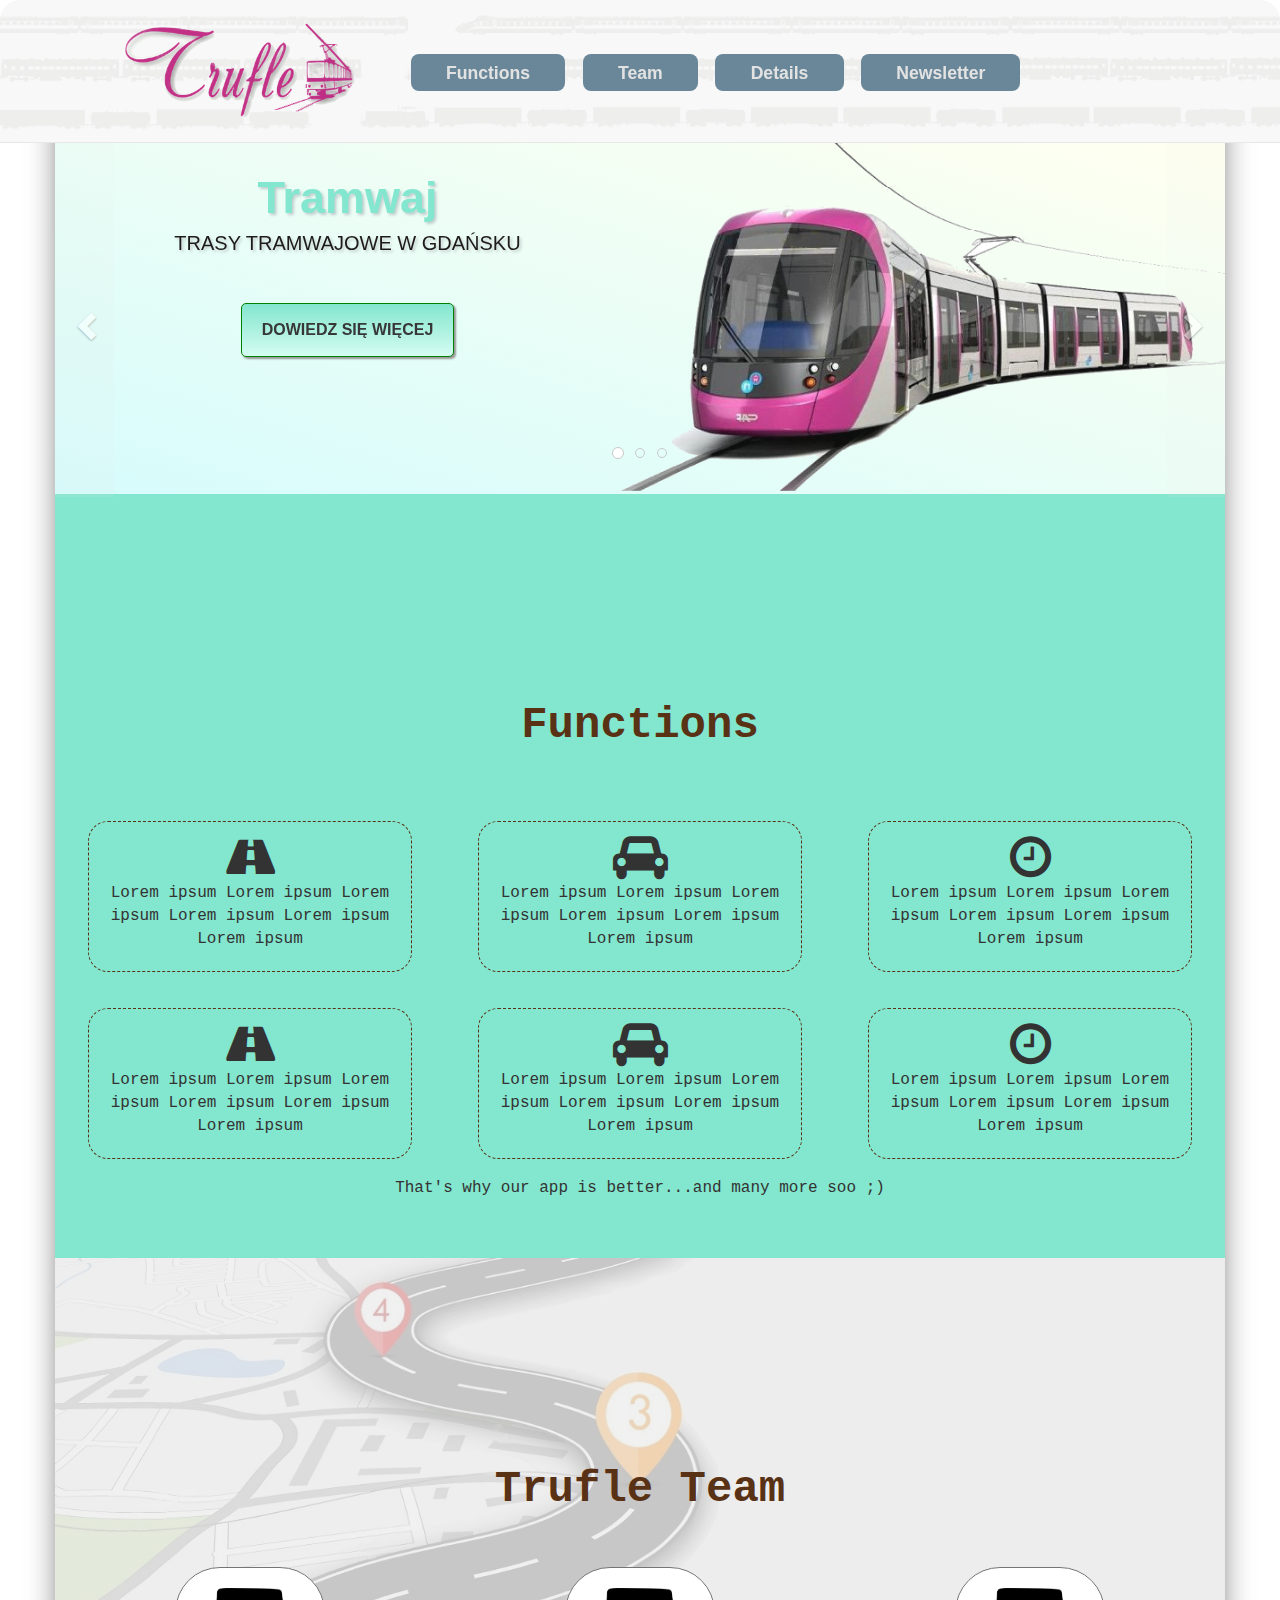
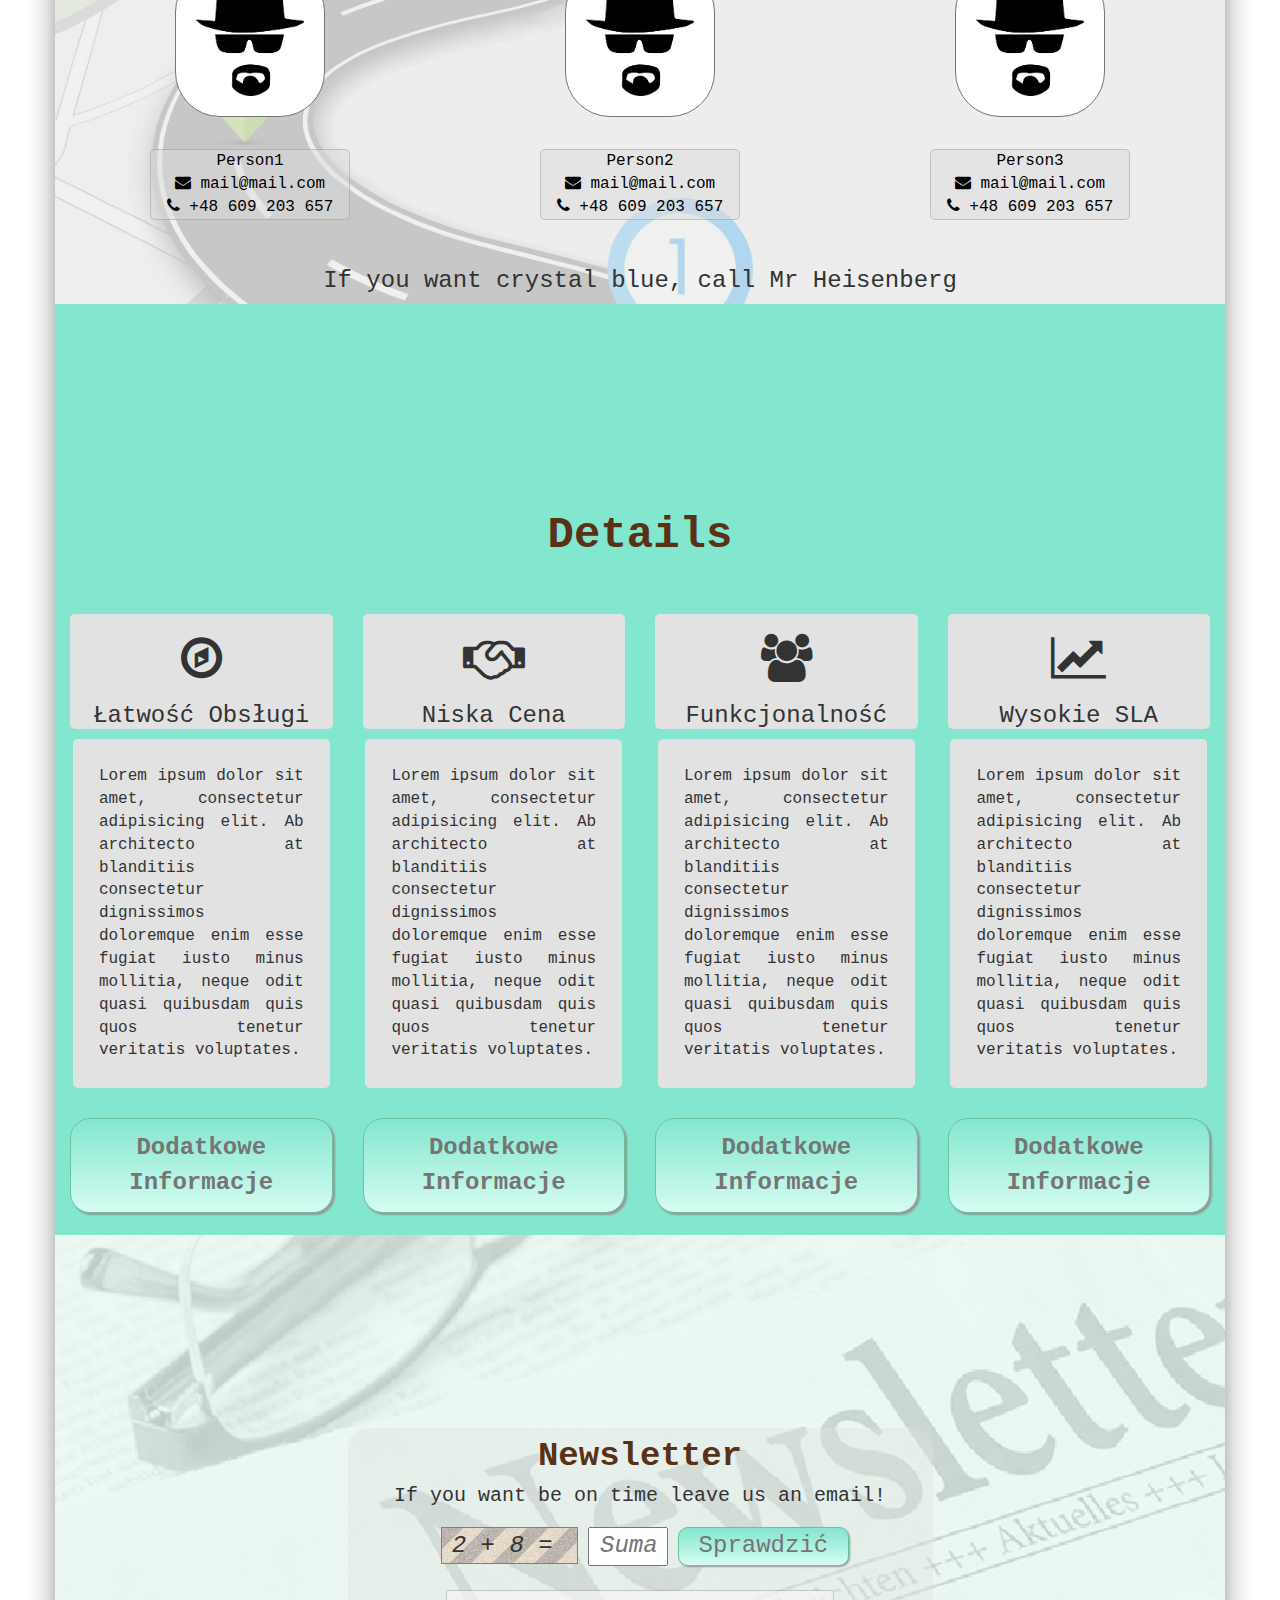
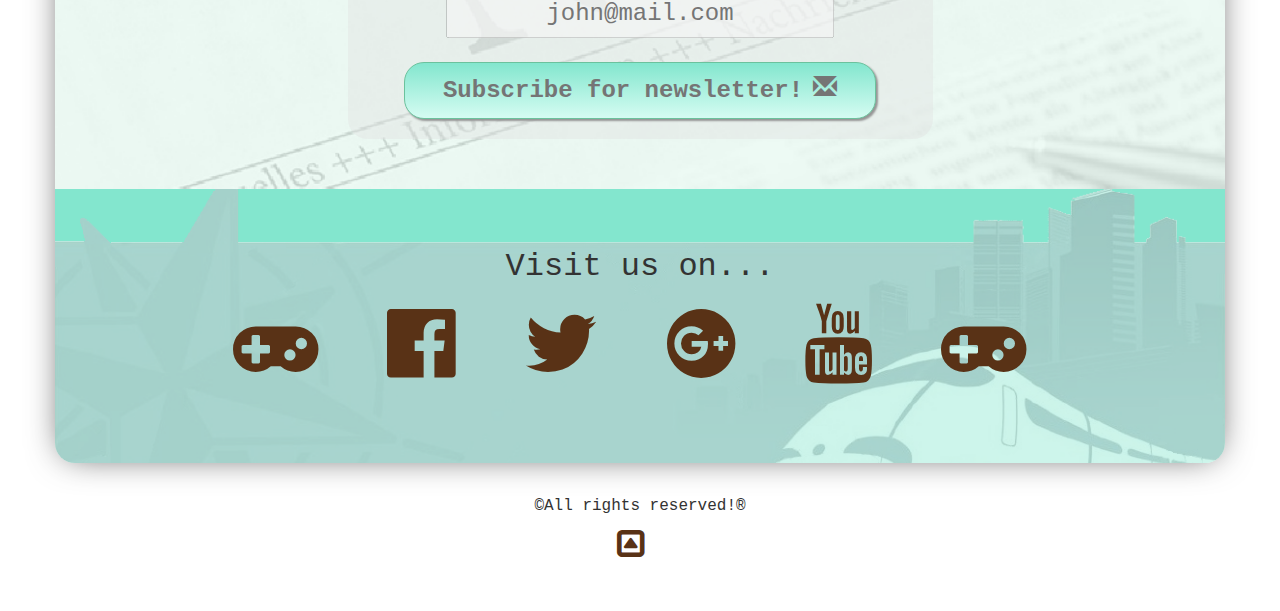
<file: index.html>
<!DOCTYPE html>
<html lang="pl">
<head>
    <meta charset="UTF-8">
    <link rel="stylesheet" href="css/css-reset.css">
    <link rel="icon" href="./img/train_fav.png" type="image/png" sizes="16x16">
    <meta name="viewport" content="width=device-width, initial-scale=1">
    <title>Trufle</title>

    <!--***********bootstrap CSS***********-->
    <link rel="stylesheet" href="bootstrap/css/bootstrap.min.css">

    <!--***********FontAwesome***********-->
    <link rel="stylesheet" href="font-awesome-4.7.0/css/font-awesome.min.css">

    <!--***********jQuery***********-->
    <script src="https://ajax.googleapis.com/ajax/libs/jquery/3.1.1/jquery.min.js"></script>

<!--    &lt;!&ndash;***********Smooth menu slide/scroll***********&ndash;&gt;
    <script>
        $(document).ready(function () {
            $(document).on('click', '.navbar a', function (event) {
                event.preventDefault();
                $('html, body').animate({
                    scrollTop: $($.attr(this, 'href')).offset().top
                }, 500);
            });
        });
    </script>-->

    <!--***********Custom style***********-->
    <link rel="stylesheet" href="css/style.css">
    <!--***********The Game***********-->
    <!--<script src="javascript/population.js"></script>-->
</head>
<body id="page-top" data-spy="scroll" data-target=".navbar-fixed-top">
<div class="container content"><!--content-all-->
    <header class="">
        <div class="row">
            <nav class="navbar navbar-default navbar-background navbar-fixed-top" role="navigation">
                <div class="container">
                    <!-- Brand and toggle get grouped for better mobile display -->
                    <div class="navbar-header page-scroll">
                        <button type="button" class="navbar-toggle" data-toggle="collapse"
                                data-target=".navbar-ex1-collapse" aria-expanded="false">
                            <span class="sr-only">Toggle navigation</span>
                            <span class="icon-bar"></span>
                            <span class="icon-bar"></span>
                            <span class="icon-bar"></span>
                        </button>
                        <a class="navbar-logo page-scroll" href="#page-top"><img src="img/trufle.gif"></a>
                    </div>
                    <!-- Collect the nav links, forms, and other content for toggling -->
                    <div class="collapse navbar-collapse navbar-ex1-collapse">
                        <ul class="nav navbar-nav">
                            <!--<li><a class="page-scroll" href="#page-top">Home</a></li>-->
                            <li><a class="page-scroll" href="#functions">Functions</a></li>
                            <li><a class="page-scroll" href="#team">Team</a></li>
                            <li><a class="page-scroll" href="#details">Details</a></li>
                            <li><a class="page-scroll" href="#newsletter">Newsletter</a></li>
                        </ul>
                    </div><!-- /.navbar-collapse -->
                </div><!-- /.container-fluid -->
            </nav>
        </div>
    </header>
    <main style="padding-top: 143px">
        <!--SLIDER-->


        <div class="slider_container row">
            <div class="slider_blok">
                <div id="carousel-example-generic" class="carousel slide" data-ride="carousel">
                    <!-- Сursor -->
                    <ol class="carousel-indicators">
                        <li data-target="#carousel-example-generic" data-slide-to="0" class="active"></li>
                        <li data-target="#carousel-example-generic" data-slide-to="1"></li>
                        <li data-target="#carousel-example-generic" data-slide-to="2"></li>
                    </ol>
                    <!-- The content of the slide -->
                    <!--Slid one-->
                    <div class="carousel-inner">
                        <div class="item active ">
                            <div class="col-md-4  col-sm-12 col-xs-12 col-md-offset-1 photo_one">
                                <div class="text-center">
                                    <h1>Tramwaj</h1>
                                    <p>Trasy tramwajowe w Gdańsku</p>
                                </div>
                                <div class="button_slider">
                                    <button type="button" class="btn btn-default center-block"><a
                                            href="http://www.ztm.gda.pl/hmvc/">Dowiedz się więcej</a></button>
                                </div>
                            </div>
                            <div class="col-md-7 ">
                                <a href="http://www.ztm.gda.pl/hmvc/">
                                    <img class="img-responsive" src="img/tramwaj.png" alt="tramwaj">
                                </a>
                            </div>
                            <div class="carousel-caption">
                            </div>
                        </div>
                        <!--Slid two-->
                        <div class="item ">
                            <div class="col-md-4 col-sm-12 col-xs-12 col-md-offset-1 photo_two">
                                <div class="text-center">
                                    <h1>Autobus</h1>
                                    <p>Linie autobusowe w Gdańsku</p>
                                </div>
                                <div class="button_slider">
                                    <button type="button" class="btn btn-default center-block"><a
                                            href="http://www.ztm.gda.pl/hmvc/">Dowiedz się więcej</a></button>
                                </div>
                            </div>
                            <div class="col-md-7 ">
                                <a href="http://www.ztm.gda.pl/hmvc">
                                    <img class="img-responsive " src="img/bus.png" alt="city_bus">
                                </a>
                            </div>
                            <div class="carousel-caption">

                                <!--Slid three-->
                            </div>
                        </div>
                        <div class="item ">
                            <div class="col-md-4 col-sm-12 col-xs-12  col-md-offset-1 photo_three">
                                <div class="text-center">
                                    <h1>SKM</h1>
                                    <p>Rozkład jazdy w Trójmieście</p>
                                </div>
                                <div class="button_slider">
                                    <button type="button" class="btn btn-default  center-block"><a
                                            href="http://skm.trojmiasto.pl/">Dowiedz się więcej</a></button>
                                </div>
                            </div>

                            <div class="col-md-7 ">
                                <a href="http://skm.trojmiasto.pl/">
                                    <img class="img-responsive" src="img/train.png" alt="taxi">
                                </a>
                            </div>
                            <div class="carousel-caption">
                            </div>
                        </div>

                        <!-- Control elements -->
                        <a class="left carousel-control" href="#carousel-example-generic" data-slide="prev">
                            <span class="glyphicon glyphicon-chevron-left"></span>
                        </a>
                        <a class="right carousel-control" href="#carousel-example-generic" data-slide="next">
                            <span class="glyphicon glyphicon-chevron-right"></span>
                        </a>
                    </div>
                </div>
            </div>
        </div>

        <!--FUNCTIONS-->
        <article class="product-info row" id="functions">
            <h2>Functions</h2>
            <div class="col-sm-6 col-md-4">
                <div>
                    <i class="fa fa-road"></i>
                    <p>Lorem ipsum Lorem ipsum Lorem ipsum
                        Lorem ipsum Lorem ipsum Lorem ipsum </p>
                </div>
            </div>
            <div class="col-sm-6 col-md-4">
                <div>
                    <i class="fa fa-car"></i>
                    <p>Lorem ipsum Lorem ipsum Lorem ipsum
                        Lorem ipsum Lorem ipsum Lorem ipsum </p>
                </div>
            </div>
            <div class="col-sm-6 col-md-4">
                <div>
                    <i class="fa fa-clock-o"></i>
                    <p>Lorem ipsum Lorem ipsum Lorem ipsum
                        Lorem ipsum Lorem ipsum Lorem ipsum </p>
                </div>
            </div>
            <div class="col-sm-6 col-md-4">
                <div>
                    <i class="fa fa-road"></i>
                    <p>Lorem ipsum Lorem ipsum Lorem ipsum
                        Lorem ipsum Lorem ipsum Lorem ipsum </p>
                </div>
            </div>
            <div class="col-sm-6 col-md-4">
                <div>
                    <i class="fa fa-car"></i>
                    <p>Lorem ipsum Lorem ipsum Lorem ipsum
                        Lorem ipsum Lorem ipsum Lorem ipsum </p>
                </div>
            </div>
            <div class="col-sm-6 col-md-4">
                <div>
                    <i class="fa fa-clock-o"></i>
                    <p>Lorem ipsum Lorem ipsum Lorem ipsum
                        Lorem ipsum Lorem ipsum Lorem ipsum </p>
                </div>
            </div>

            <p>That's why our app is better...and many more soo ;)</p>
        </article>

        <!--TEAM-->
        <article class="team row" id="team">
            <h2>Trufle Team</h2>
            <div class="col-sm-4">
                <img src="img/svg-tempolate-raster-173_yivxgH6.png" alt="">
                <p>Person1<br>
                    <i class="fa fa-envelope" aria-hidden="true"></i>
                    <spam class="showInfo">mail@mail.com</spam>
                    <br>
                    <i class="fa fa-phone" aria-hidden="true"></i>
                    <spam class="showInfo">+48 609 203 657</spam>
                </p>
            </div>
            <div class="col-sm-4">
                <img src="img/svg-tempolate-raster-173_yivxgH6.png" alt="">
                <p>Person2<br>
                    <i class="fa fa-envelope" aria-hidden="true"></i> mail@mail.com<br>
                    <i class="fa fa-phone" aria-hidden="true"></i> +48 609 203 657
                </p>
            </div>
            <div class="col-sm-4">
                <img src="img/svg-tempolate-raster-173_yivxgH6.png" alt="">
                <p>Person3<br>
                    <i class="fa fa-envelope" aria-hidden="true"></i> mail@mail.com<br>
                    <i class="fa fa-phone" aria-hidden="true"></i> +48 609 203 657
                </p>
            </div>
            <h3>If you want crystal blue, call Mr Heisenberg</h3>
        </article>

        <!--DETAILS-->
        <article class="details row" id="details">
            <h2>Details</h2>
            <div class="col-sm-6 col-md-3">
                <div class="details-header">
                    <i class="fa fa-compass fa-3x" aria-hidden="true"></i>
                    <h3>Łatwość Obsługi</h3>
                </div>
                <div class="details-body">Lorem ipsum dolor sit amet, consectetur adipisicing elit. Ab architecto
                    at
                    blanditiis consectetur dignissimos doloremque enim esse fugiat iusto minus mollitia, neque odit
                    quasi
                    quibusdam quis quos tenetur veritatis voluptates.
                </div>
                <div class="details-footer">
                    <button>Dodatkowe Informacje</button>
                </div>
            </div>
            <div class="col-sm-6 col-md-3">
                <div class="details-header">
                    <i class="fa fa-handshake-o fa-3x" aria-hidden="true"></i>
                    <h3>Niska Cena</h3>
                </div>
                <div class="details-body">Lorem ipsum dolor sit amet, consectetur adipisicing elit. Ab architecto
                    at
                    blanditiis consectetur dignissimos doloremque enim esse fugiat iusto minus mollitia, neque odit
                    quasi
                    quibusdam quis quos tenetur veritatis voluptates.
                </div>
                <div class="details-footer">
                    <button>Dodatkowe Informacje</button>
                </div>
            </div>
            <div class="col-sm-6 col-md-3">
                <div class="details-header">
                    <i class="fa fa-users fa-3x" aria-hidden="true"></i>
                    <h3>Funkcjonalność</h3>
                </div>
                <div class="details-body">Lorem ipsum dolor sit amet, consectetur adipisicing elit. Ab architecto at blanditiis consectetur dignissimos doloremque enim esse fugiat iusto minus mollitia, neque odit quasi quibusdam quis quos tenetur veritatis voluptates.
                </div>
                <div class="details-footer">
                    <button>Dodatkowe Informacje</button>
                </div>
            </div>
            <div class="col-sm-6 col-md-3">
                <div class="details-header">
                    <i class="fa fa-line-chart fa-3x" aria-hidden="true"></i>
                    <h3>Wysokie SLA</h3>
                </div>
                <div class="details-body">Lorem ipsum dolor sit amet, consectetur adipisicing elit. Ab architecto
                    at
                    blanditiis consectetur dignissimos doloremque enim esse fugiat iusto minus mollitia, neque odit
                    quasi
                    quibusdam quis quos tenetur veritatis voluptates.
                </div>
                <div class="details-footer">
                    <button>Dodatkowe Informacje</button>
                </div>
            </div>
        </article>


        <!--NEWSLETTER-->
        <article class="subscribe row" id="newsletter">
            <div class="col-md-6 col-md-offset-3" id="newsletter_forma">
                <h2>Newsletter</h2>
                <h3>If you want be on time leave us an email!</h3>
                <form action="#" method="post">
                    <span id="task"></span>
                    <input type="text" id="quantity" placeholder="Suma" required '>
                    <input id='test_button' type="submit" value="Sprawdzić"  onclick="someFunc()"><br>
                    <input type="email" name="email" id="email" placeholder="john@mail.com" required disabled><br>
                    <button type="submit" id="button_form">Subscribe for newsletter!<span class="glyphicon glyphicon-envelope" id="letter"></span></button>
                </form>
            </div>
        </article>


        <!--SOCIALS-->
        <footer class="row_footer row ">
            <h3>Visit us on...</h3>
            <a href="./neighbors.html" target="_blank"><i class="fa fa-gamepad"></i></a>
            <a href="https://web.facebook.com/SzybkaKolejMiejska/?_rdr" target="_blank"><i
                    class="fa fa-facebook-official"></i></a>
            <a href="https://twitter.com/ZKMGdansk" target="_blank"><i class="fa fa-twitter"></i></a>
            <a href="#"><i class="fa fa-google-plus-official"></i></a>
            <a href="https://www.youtube.com/user/1Niskopodlogowiec"><i class="fa fa-youtube"></i></a>

            <a href="capitol.html" target="_blank"><i class="fa fa-gamepad"></i></a>

            <div class="rights">
                <p>&copy;All rights reserved!&reg;</p>
                <a href="#"><i class="fa fa-caret-square-o-up fa-2x"></i></a>
            </div>

        </footer>
    </main>
    <!--***********newsletter JS***********-->
    <script>
        // function to generate random numbers in the range m to n
        function randomNumber(m,n){
            m = parseInt(m);
            n = parseInt(n);
            return Math.floor( Math.random() * (n - m + 1) ) + m;
        };

        var numberA = randomNumber(1,10); // generated number
        var numberB = randomNumber(1,10); // generated number

        document.getElementById('task').innerHTML = numberA + ' + ' + numberB + ' = '; // the user sees the expression
        function someFunc(){
            var totalAB = numberA + numberB;  // calculated total
            var quantity = document.getElementById("quantity").value; // Объявляем переменную равную значению введенному в поле количество

            if(totalAB == quantity)
            {
                document.getElementById("email").disabled = false;
            }
            else
            {
                alert('Summa podana nie poprawnie! Spróbuj ponownie!');
                event.preventDefault();
                document.getElementById("email").disabled = true;
            }
        }
    </script>

<!--***********bootstrap JS***********-->
<script src="bootstrap/js/bootstrap.min.js"></script>
<script src="javascript/main.js"></script>

<!-- Scrolling Nav JavaScript -->
<script src="javascript/jquery.easing.min.js"></script>
<script src="javascript/scrolling-nav.js"></script>

</div>
</body>
</html>
</file>
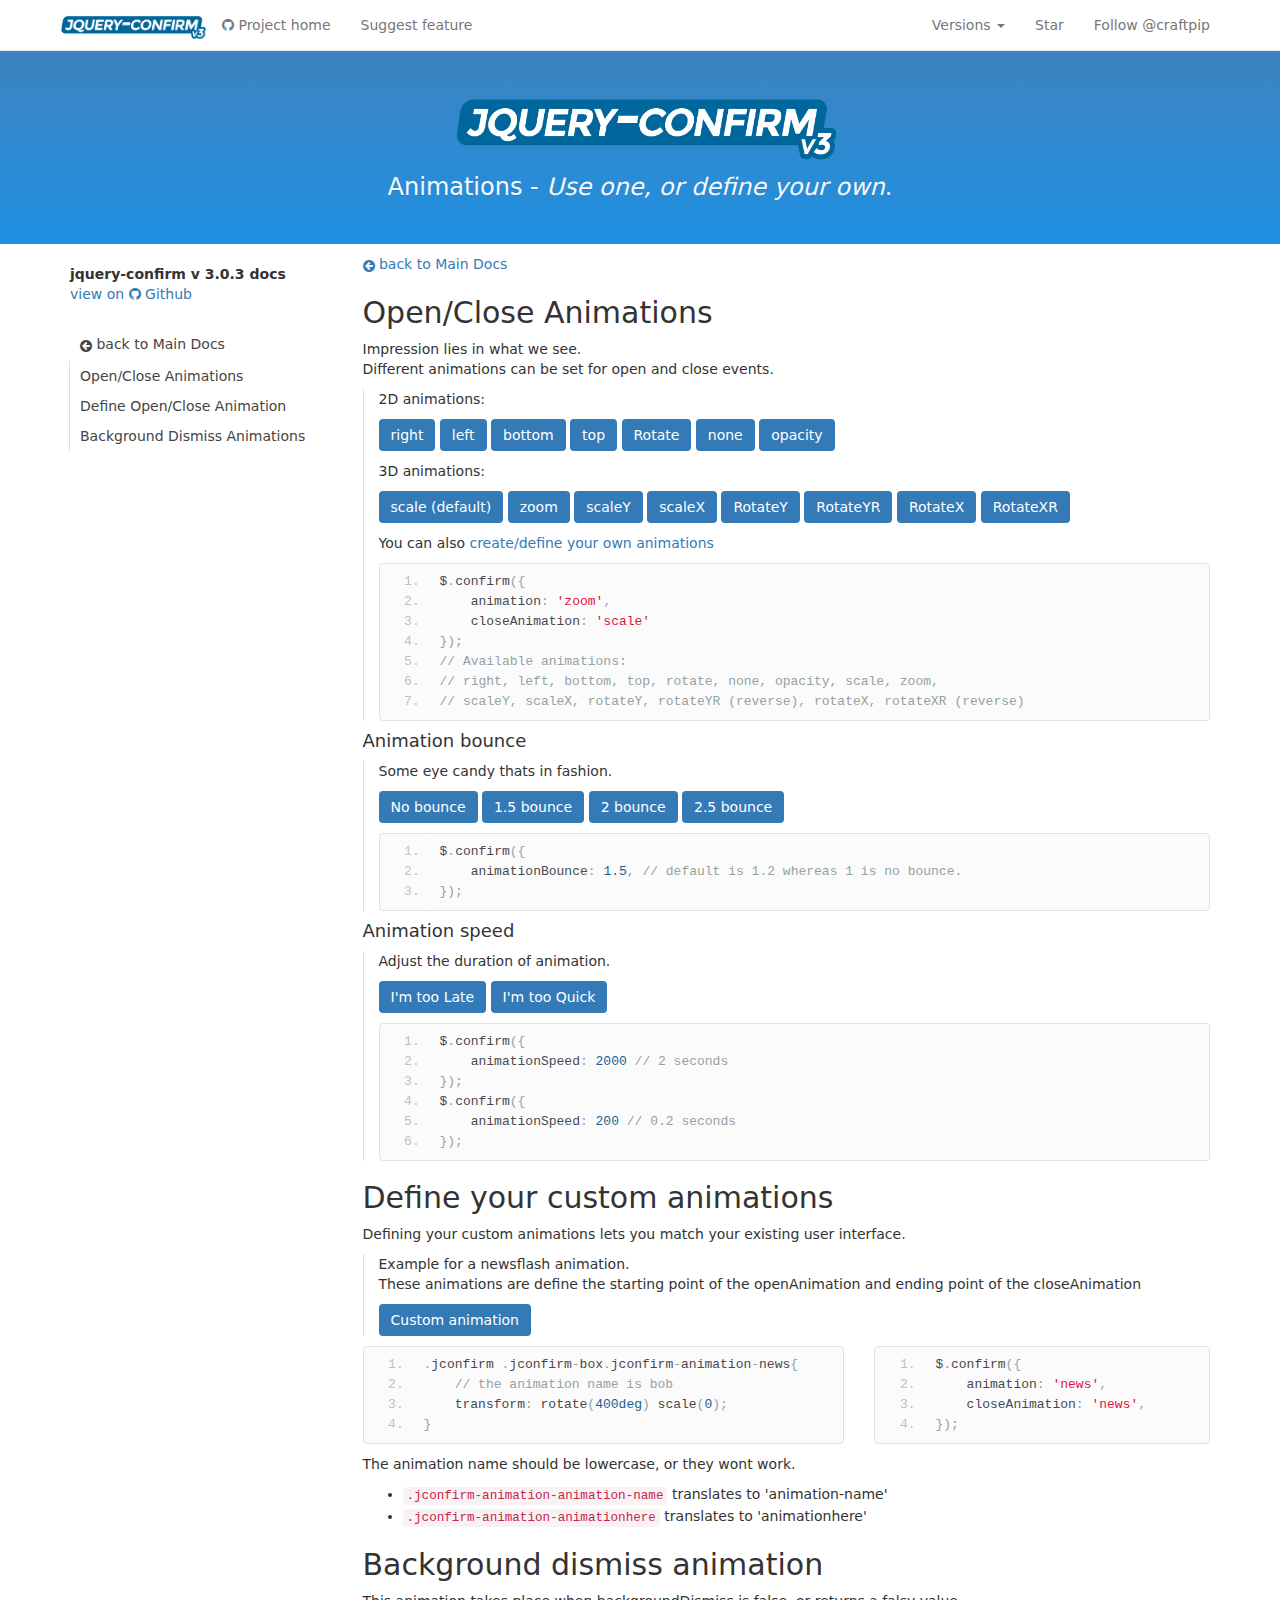
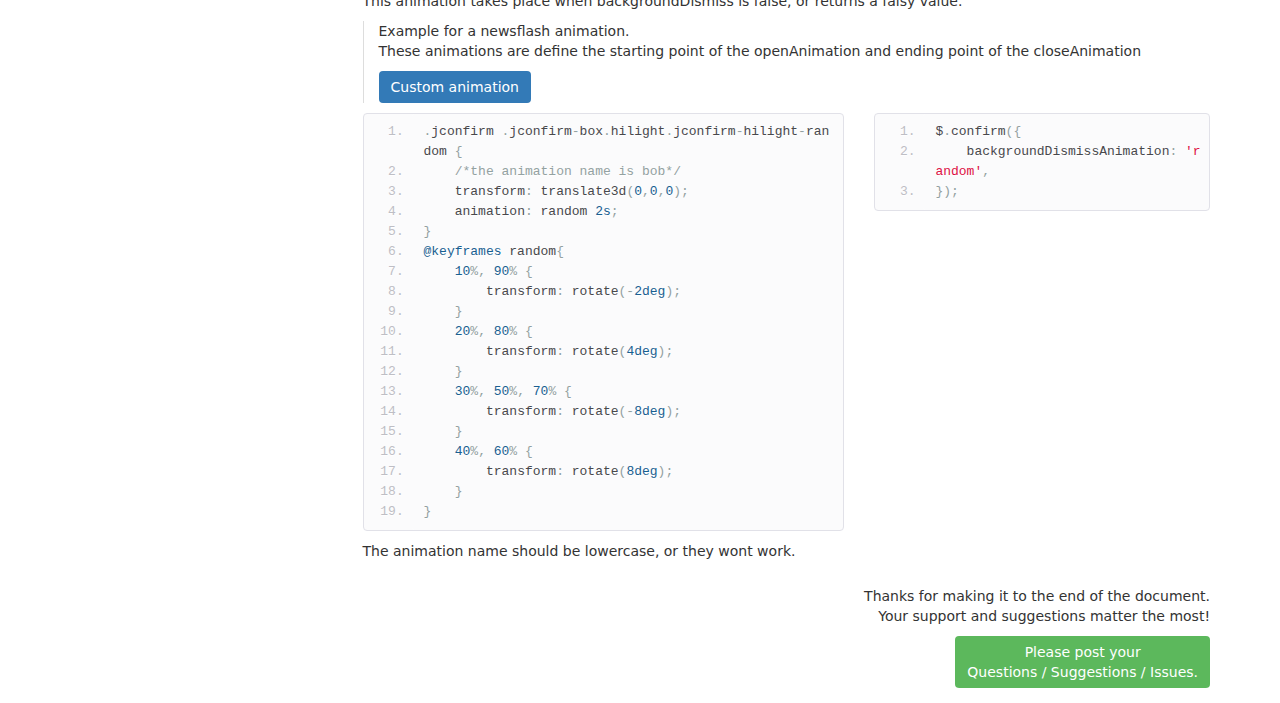
<file: jquery-confirm-master/animations.html>
<!doctype html>
<html>
<head>
    <meta charset="utf-8">
    <!-- <meta http-equiv="X-UA-Compatible" content="chrome=1"> -->
    <title>jquery-confirm.js | Animations</title>
    <meta name="viewport"
          content="width=device-width, initial-scale=1, user-scalable=no">
    <!--[if lt IE 9]>
    <script src="//html5shiv.googlecode.com/svn/trunk/html5.js"></script>
    <![endif]-->
    <meta name="description"
          content="A multipurpose alert, confirm plugin, alternative to the native alert() and confirm() functions. Supports features like auto-close, themes, animations, and more.">
    <link rel="canonical"
          href="https://craftpip.github.io/jquery-confirm"/>
    <link rel="icon"
          type="img/png"
          href="http://craftpip.com/i/assets/img/fav.png">
    <meta http-equiv="Content-Type"
          content="text/html; charset=UTF-8"/>
    <meta name="robots"
          content="index,follow,noodp,noydir"/>
    <meta name="google-site-verification"
          content="T_M_Ym5DQ-cEQQhx_jswyCBTssIdgtewICcvb3sgh8g"/>
    <meta name="Keywords"
          content="jquery.confirm, jquery confirm, jquery alert, jquery prompt, jquery dialog, javascript, bootstrap"/>
    <link rel="apple-touch-icon"
          sizes="57x57"
          href="http://craftpip.com/i/apple-touch-icon-57x57.png"/>
    <link rel="apple-touch-icon"
          sizes="72x72"
          href="http://craftpip.com/i/apple-touch-icon-72x72.png"/>
    <link rel="apple-touch-icon"
          sizes="114x114"
          href="http://craftpip.com/i/apple-touch-icon-114x114.png"/>
    <link rel="apple-touch-icon"
          sizes="144x144"
          href="http://craftpip.com/i/apple-touch-icon-144x144.png"/>
    <link rel="apple-touch-icon"
          href="http://craftpip.com/i/apple-touch-icon-57x57.png"/>
    <meta property="og:title"
          content="jquery-confirm.js | The multipurpose alert &amp; confirm"/>
    <meta property="og:type"
          content="website"/>
    <meta property="og:image"
          content="http://craftpip.com/i/apple-touch-icon-57x57.png"/>
    <meta property="og:url"
          content="https://craftpip.github.io/jquery-confirm"/>
    <meta property="og:description"
          content="A multipurpose alert & confirm plugin, alternative to the native alert() and confirm() functions. Supports features like auto-close, themes, animations, and more."/>
    <meta property="og:site_name"
          content="craftpip.github.io"/>

    <link rel="stylesheet"
          href="demo/libs/bundled.css">
    <script src="demo/libs/bundled.js"></script>

    <link rel="stylesheet"
          href="demo/demo.css">
    <script>
        var version = '3.0.3';
    </script>
    <!-- Add the minified version of files from the /dist/ folder. -->
    <!-- jquery-confirm files -->
    <link rel="stylesheet"
          type="text/css"
          href="css/jquery-confirm.css"/>
    <script type="text/javascript"
            src="js/jquery-confirm.js"></script>
    <!--END jquery-confirm files-->
</head>
<body data-spy="scroll"
      data-target=".navbar">
<header class="navbar navbar-static-top navbar-default navheader">
    <div class="container">
        <div class="navbar-header">
            <button class="navbar-toggle collapsed"
                    type="button"
                    data-toggle="collapse"
                    data-target="#bs-navbar"
                    aria-controls="bs-navbar"
                    aria-expanded="false">
                <span class="sr-only">Toggle navigation</span>
                <span class="icon-bar"></span>
                <span class="icon-bar"></span>
                <span class="icon-bar"></span>
            </button>
            <a class="navbar-brand jconfirm-logo"
               href="http://craftpip.github.io/jquery-confirm">
            </a>
        </div>
        <nav id="bs-navbar"
             class="collapse navbar-collapse">
            <ul class="nav navbar-nav">
                <li class="">
                    <a href="http://github.com/craftpip/jquery-confirm"><i class="fa fa-github"></i> Project home</a>
                </li>
                <li class="">
                    <a href="http://github.com/craftpip/jquery-confirm/issues/new">Suggest feature</a>
                </li>
            </ul>
            <ul class="nav navbar-nav navbar-right">
                <li class="dropdown">
                    <a href="#"
                       class="dropdown-toggle"
                       data-toggle="dropdown"
                       role="button"
                       aria-haspopup="true"
                       aria-expanded="false">Versions
                        <span class="caret"></span>
                    </a>
                    <ul class="dropdown-menu">
                        <li>
                            <a href="http://craftpip.github.io/jquery-confirm/v3.0.1">v3.0.1</a>
                        </li>
                        <li>
                            <a href="http://craftpip.github.io/jquery-confirm/v3.0.0">v3.0.0</a>
                        </li>
                        <li>
                            <a href="http://craftpip.github.io/jquery-confirm/v2.5.1">v2.5.1</a>
                        </li>
                        <li>
                            <a href="http://craftpip.github.io/jquery-confirm/v2.0">v2.0</a>
                        </li>
                        <li>
                            <a href="http://craftpip.github.io/jquery-confirm/v1.8">v1.8</a>
                        </li>
                        <li>
                            <a href="http://craftpip.github.io/jquery-confirm/v1.7.9">v1.7.9</a>
                        </li>
                        <li>
                            <a href="http://craftpip.github.io/jquery-confirm/v1.7.8">v1.7.8</a>
                        </li>
                        <li>
                            <a href="http://craftpip.github.io/jquery-confirm/v1.7.5">v1.7.5</a>
                        </li>
                        <li>
                            <a href="http://craftpip.github.io/jquery-confirm/v1.7.3">v1.7.3</a>
                        </li>
                        <li>
                            <a href="http://craftpip.github.io/jquery-confirm/v1.7">v1.7</a>
                        </li>
                        <li>
                            <a href="http://craftpip.github.io/jquery-confirm/v1.6">v1.6</a>
                        </li>
                        <li>
                            <a href="http://craftpip.github.io/jquery-confirm/v1.5.3">v1.5.3</a>
                        </li>
                        <li>
                            <a href="http://craftpip.github.io/jquery-confirm/v1.5.1">v1.5.1</a>
                        </li>
                        <li>
                            <a href="http://craftpip.github.io/jquery-confirm/v1.5">v1.5</a>
                        </li>
                        <li>
                            <a href="http://craftpip.github.io/jquery-confirm/v1.1.3">v1.1.3</a>
                        </li>
                        <li>
                            <a href="http://craftpip.github.io/jquery-confirm/v1.1">v1.1</a>
                        </li>
                        <li>
                            <a href="http://craftpip.github.io/jquery-confirm/v1.0">v1.0</a>
                        </li>
                    </ul>
                </li>
                <li>
                    <a class="github-button"
                       href="https://github.com/craftpip/jquery-confirm"
                       data-style="mega"
                       data-count-href="/craftpip/jquery-confirm/stargazers"
                       data-count-api="/repos/craftpip/jquery-confirm#stargazers_count"
                       data-count-aria-label="# stargazers on GitHub"
                       aria-label="Star craftpip/jquery-confirm on GitHub">Star
                    </a>
                </li>
                <li>
                    <a class="twitter-follow-button"
                       data-show-count="false"
                       data-size="large"
                       href="https://twitter.com/craftpip"
                       data-show-count="false"
                       data-lang="en">
                        Follow @craftpip
                    </a>
                </li>
            </ul>
        </nav>
    </div>
</header>
<div class="header"
     id="content"
     tabindex="-1">
    <div class="container">
        <div class="row">
            <div class="col-md-12">
                <h1 style="margin-top: 7px;"
                    class="text-center">
                    <img
                         src="jquery-confirm.png"
                         alt="JQUERY-CONFIRM"/>
                </h1>

                <p>
                    Animations - <em>Use one, or define your own</em>.
                </p>

                <div class="row download-btns hide">
                    <div class="col-md-4 col-md-offset-4">
                        <div style="height: 15px;"></div>
                        <a href="https://github.com/craftpip/jquery-confirm/zipball/master"
                           class="btn btn-lg">Download v3
                        </a>
                        <a href="https://github.com/craftpip/jquery-confirm"
                           class="btn btn-lg"><i class="fa fa-github"></i> View on GitHub
                        </a>
                        <div style="height: 15px;"></div>
                    </div>
                </div>
            </div>
        </div>
    </div>
</div>
<div class="container">
    <div class="row">
        <div class="col-md-3 col-sm-12">
            <div class="space10"></div>
            <div class="space10"></div>
            <p>
                <strong>jquery-confirm
                    v
                    <span class="version">-</span>
                    docs
                </strong>
                <br>
                <a href="https://github.com/craftpip/jquery-confirm">
                    view on <i class="fa fa-github"></i> Github
                </a>
            </p>
            <div class="spacer15"></div>
            <div id="my-nav">
                <ul class="nav nav-list">
                    <li class="no-b-l">
                        <a href="index.html"> <span class="v"><i class="fa fa-arrow-circle-left"></i></span> back to
                            Main Docs</a>
                    </li>
                    <li>
                        <a href="#open-close-animations"> Open/Close Animations</a>
                        <ul class="nav nav-list">
                            <li>
                                <a href="#open-close-animations"> Animations</a>
                            </li>
                            <li>
                                <a href="#animationbounce"> Bounce Effect</a>
                            </li>
                            <li>
                                <a href="#animationspeed"> Animation Speed</a>
                            </li>
                        </ul>
                    </li>
                    <li>
                        <a href="#custom-open-close-animations"> Define Open/Close Animation</a>
                    </li>
                    <li>
                        <a href="#background-dismiss-animation"> Background Dismiss Animations</a>
                    </li>
                </ul>
            </div>
        </div>
        <div class="col-md-9 col-sm-12">
            <div class="space10"></div>
            <p>
                <a href="index.html"> <span class="v"><i class="fa fa-arrow-circle-left"></i></span> back to
                    Main Docs</a>
            </p>

            <!-- introduction -->
            <section id="open-close-animations">
                <h2>Open/Close Animations</h2>

                <p>
                    Impression lies in what we see.<br>
                    Different animations can be set for open and close events.
                </p>
                <!--<h3 id="animation">ANIMATION!</h3>-->
                <div class="section">
                    <p>2D animations:</p>
                    <button class="example16 btn btn-primary">right</button>
                    <script type="text/javascript">
                        $('.example16').on('click', function () {
                            $.confirm({
                                animation: 'right',
                                closeAnimation: 'right',
                            });
                        });
                    </script>
                    <button class="example17 btn btn-primary">left</button>
                    <script type="text/javascript">
                        $('.example17').on('click', function () {
                            $.confirm({
                                animation: 'left',
                                closeAnimation: 'left',
                            });
                        });
                    </script>
                    <button class="example18 btn btn-primary">bottom</button>
                    <script type="text/javascript">
                        $('.example18').on('click', function () {
                            $.confirm({
                                animation: 'bottom',
                                closeAnimation: 'bottom'
                            });
                        });
                    </script>
                    <button class="example19 btn btn-primary">top</button>
                    <script type="text/javascript">
                        $('.example19').on('click', function () {
                            $.confirm({
                                animation: 'top',
                                closeAnimation: 'top'
                            });
                        });
                    </script>
                    <button class="example11 btn btn-primary">Rotate</button>
                    <script type="text/javascript">
                        $('.example11').on('click', function () {
                            $.confirm({
                                animation: 'Rotate',
                                closeAnimation: 'Rotate'
                            });
                        });
                    </script>
                    <button class="example12 btn btn-primary">none</button>
                    <script type="text/javascript">
                        $('.example12').on('click', function () {
                            $.confirm({
                                animation: 'none',
                            });
                        });
                    </script>
                    <button class="example13 btn btn-primary">opacity</button>
                    <script type="text/javascript">
                        $('.example13').on('click', function () {
                            $.confirm({
                                animation: 'opacity',
                                closeAnimation: 'opacity',
                            });
                        });
                    </script>
                    <div class="space10"></div>
                    <p>3D animations:</p>
                    <button class="example15 btn btn-primary">scale (default)</button>
                    <script type="text/javascript">
                        $('.example15').on('click', function () {
                            $.confirm({
                                animation: 'scale',
                                closeAnimation: 'scale'
                            });
                        });
                    </script>
                    <button class="example14 btn btn-primary">zoom</button>
                    <script type="text/javascript">
                        $('.example14').on('click', function () {
                            $.confirm({
                                animation: 'zoom',
                                closeAnimation: 'zoom'
                            });
                        });
                    </script>
                    <button class="example7 btn btn-primary">scaleY</button>
                    <script type="text/javascript">
                        $('.example7').on('click', function () {
                            $.confirm({
                                animation: 'scaleY',
                                closeAnimation: 'scaleY'
                            })
                        });
                    </script>
                    <button class="example8 btn btn-primary">scaleX</button>
                    <script type="text/javascript">
                        $('.example8').on('click', function () {
                            $.confirm({
                                animation: 'scaleX',
                                closeAnimation: 'scaleX'
                            })
                        });
                    </script>
                    <button class="example9 btn btn-primary">RotateY</button>
                    <script type="text/javascript">
                        $('.example9').on('click', function () {
                            $.confirm({
                                animation: 'rotateY',
                                closeAnimation: 'rotateY'
                            });
                        });
                    </script>
                    <button class="example9-2 btn btn-primary">RotateYR</button>
                    <script type="text/javascript">
                        $('.example9-2').on('click', function () {
                            $.confirm({
                                animation: 'rotateYR',
                                closeAnimation: 'rotateYR'
                            });
                        });
                    </script>
                    <button class="example10 btn btn-primary">RotateX</button>
                    <script type="text/javascript">
                        $('.example10').on('click', function () {
                            $.confirm({
                                animation: 'rotateX',
                                closeAnimation: 'rotateX'
                            });
                        });
                    </script>
                    <button class="example10-2 btn btn-primary">RotateXR</button>
                    <script type="text/javascript">
                        $('.example10-2').on('click', function () {
                            $.confirm({
                                animation: 'rotateXR',
                                closeAnimation: 'rotateXR'
                            });
                        });
                    </script>
                    <div class="space10"></div>
                    <p>
                        You can also <a href="#custom-open-close-animations">create/define your own animations</a>
                    </p>
                    <pre class="prettyprint linenums"><code>$.confirm({
    animation: 'zoom',
    closeAnimation: 'scale'
});
// Available animations:
// right, left, bottom, top, rotate, none, opacity, scale, zoom,
// scaleY, scaleX, rotateY, rotateYR (reverse), rotateX, rotateXR (reverse)</code></pre>
                </div>

                <h4 id="animationbounce">Animation bounce</h4>

                <div class="section">
                    <p>Some eye candy thats in fashion.</p>
                    <button class="btn btn-primary example-bounce-1">No bounce</button>
                    <button class="btn btn-primary example-bounce-2">1.5 bounce</button>
                    <button class="btn btn-primary example-bounce-3">2 bounce</button>
                    <button class="btn btn-primary example-bounce-4">2.5 bounce</button>
                    <script type="text/javascript">
                        $('.example-bounce-1').on('click', function () {
                            $.confirm({
                                animationBounce: 1
                            });
                        });
                        $('.example-bounce-2').on('click', function () {
                            $.confirm({
                                animationBounce: 1.5
                            });
                        });
                        $('.example-bounce-3').on('click', function () {
                            $.confirm({
                                animationBounce: 2
                            });
                        });
                        $('.example-bounce-4').on('click', function () {
                            $.confirm({
                                animationBounce: 2.5
                            });
                        });
                    </script>
                    <div class="space10"></div>
                    <pre class="prettyprint linenums"><code class="html">$.confirm({
    animationBounce: 1.5, // default is 1.2 whereas 1 is no bounce.
});</code></pre>
                </div>

                <h4 id="animationspeed">Animation speed</h4>

                <div class="section">
                    <p>Adjust the duration of animation.</p>
                    <button class="btn btn-primary example19-1">I'm too Late</button>
                    <button class="btn btn-primary example19-2">I'm too Quick</button>
                    <div class="space10"></div>
                    <script type="text/javascript">
                        $('.example19-1').on('click', function () {
                            $.confirm({
                                animationSpeed: 2000
                            });
                        });
                        $('.example19-2').on('click', function () {
                            $.confirm({
                                animationSpeed: 200
                            });
                        });
                    </script>
                    <pre class="prettyprint linenums"><code>$.confirm({
    animationSpeed: 2000 // 2 seconds
});
$.confirm({
    animationSpeed: 200 // 0.2 seconds
});</code></pre>
                </div>
            </section>

            <section id="custom-open-close-animations">
                <h2>Define your custom animations</h2>
                <p>
                    Defining your custom animations lets you match your existing user interface.
                </p>
                <div class="section">
                    <p>Example for a newsflash animation. <br>These animations are define the starting point of the
                        openAnimation and ending point of the closeAnimation</p>
                    <button class="btn btn-primary custom-anim-1">Custom animation</button>
                </div>
                <style>
                    .jconfirm .jconfirm-box.jconfirm-animation-news {
                        /*the animation name is bob*/
                        transform: rotate(400deg) scale(0);
                    }
                </style>
                <script>
                    $('.custom-anim-1').on('click', function () {
                        $.confirm({
                            animation: 'news',
                            closeAnimation: 'news',
                        });
                    });
                </script>
                <div class="space10"></div>
                <div class="row">
                    <div class="col-md-7">
                <pre class="prettyprint linenums"><code>.jconfirm .jconfirm-box.jconfirm-animation-news{
    // the animation name is bob
    transform: rotate(400deg) scale(0);
}</code></pre>
                    </div>
                    <div class="col-md-5">
                <pre class="prettyprint linenums"><code>$.confirm({
    animation: 'news',
    closeAnimation: 'news',
});</code></pre>
                    </div>
                </div>
                <p>
                    The animation name should be lowercase, or they wont work.
                </p>
                <ul>
                    <li>
                        <code>.jconfirm-animation-animation-name</code> translates to 'animation-name'
                    </li>
                    <li>
                        <code>.jconfirm-animation-animationhere</code> translates to 'animationhere'
                    </li>
                </ul>
            </section>

            <section id="background-dismiss-animation">
                <h2>Background dismiss animation</h2>
                <p>
                    This animation takes place when backgroundDismiss is false, or returns a falsy value.
                </p>
                <div class="section">
                    <p>Example for a newsflash animation. <br>These animations are define the starting point of the
                        openAnimation and ending point of the closeAnimation</p>
                    <button class="btn btn-primary custom-bg-1">Custom animation</button>
                </div>
                <style>
                    .jconfirm .jconfirm-box.hilight.jconfirm-hilight-random {
                        /*the animation name is bob*/
                        transform: translate3d(0, 0, 0);
                        animation: random 2s;
                    }

                    @keyframes random {
                        10%, 90% {
                            transform: rotate(-2deg);
                        }
                        20%, 80% {
                            transform: rotate(4deg);
                        }
                        30%, 50%, 70% {
                            transform: rotate(-8deg);
                        }
                        40%, 60% {
                            transform: rotate(8deg);
                        }
                    }
                </style>
                <script>
                    $('.custom-bg-1').on('click', function () {
                        $.confirm({
                            backgroundDismissAnimation: 'random'
                        });
                    });
                </script>
                <div class="space10"></div>
                <div class="row">
                    <div class="col-md-7">
                <pre class="prettyprint linenums"><code>.jconfirm .jconfirm-box.hilight.jconfirm-hilight-random {
    /*the animation name is bob*/
    transform: translate3d(0,0,0);
    animation: random 2s;
}
@keyframes random{
    10%, 90% {
        transform: rotate(-2deg);
    }
    20%, 80% {
        transform: rotate(4deg);
    }
    30%, 50%, 70% {
        transform: rotate(-8deg);
    }
    40%, 60% {
        transform: rotate(8deg);
    }
}</code></pre>
                    </div>
                    <div class="col-md-5">
                <pre class="prettyprint linenums"><code>$.confirm({
    backgroundDismissAnimation: 'random',
});</code></pre>
                    </div>
                </div>
                <p>
                    The animation name should be lowercase, or they wont work.
                </p>
            </section>

            <section class="text-right footer">
                <div class="spacer15"></div>
                <p>
                    Thanks for making it to the end of the document. <br>
                    Your support and suggestions matter the most!
                </p>
                <a href="https://github.com/craftpip/jquery-confirm/issues/new"
                   target="empty"
                   class="btn btn-success">Please post your <br> Questions / Suggestions / Issues.
                </a>

                <div class="spacer15"></div>
            </section>
        </div>
    </div>
</div>
<script type="text/javascript"
        src="demo/demo.js"></script>
<script>
    (function (i, s, o, g, r, a, m) {
        i['GoogleAnalyticsObject'] = r;
        i[r] = i[r] || function () {
                    (i[r].q = i[r].q || []).push(arguments)
                }, i[r].l = 1 * new Date();
        a = s.createElement(o),
                m = s.getElementsByTagName(o)[0];
        a.async = 1;
        a.src = g;
        m.parentNode.insertBefore(a, m)
    })(window, document, 'script', '//www.google-analytics.com/analytics.js', 'ga');

    ga('create', 'UA-53264350-2', 'auto');
    ga('send', 'pageview');
</script>

<script async
        defer
        id="github-bjs"
        src="https://buttons.github.io/buttons.js"></script>
<script> window.twttr = (function (d, s, id) {
    var js, fjs = d.getElementsByTagName(s)[0], t = window.twttr || {};
    if (d.getElementById(id))
        return t;
    js = d.createElement(s);
    js.id = id;
    js.src = "https://platform.twitter.com/widgets.js";
    fjs.parentNode.insertBefore(js, fjs);
    t._e = [];
    t.ready = function (f) {
        t._e.push(f);
    };
    return t;
}(document, "script", "twitter-wjs"));
//jconfirm.pluginDefaults.opacity = 0.5;
</script>
<!-- javascript for the demo page interface. -->
</body>
</html>
</file>
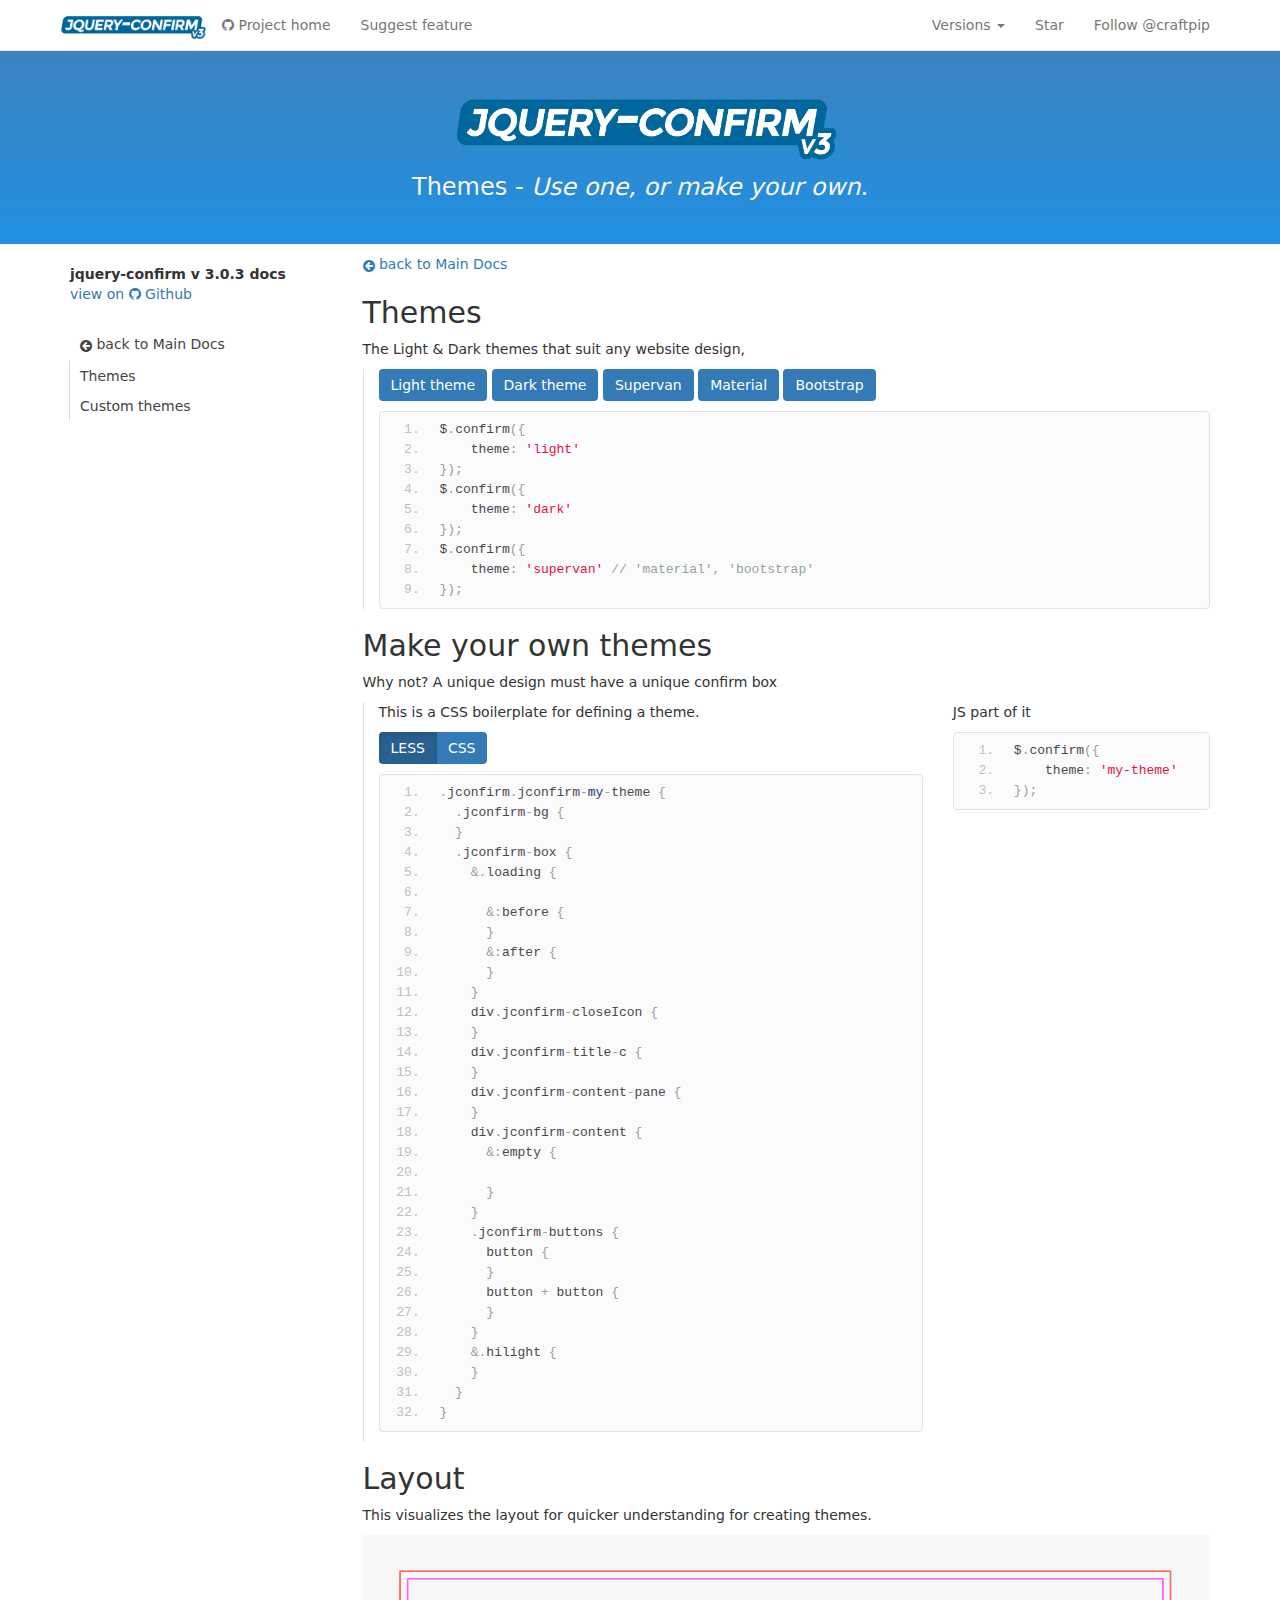
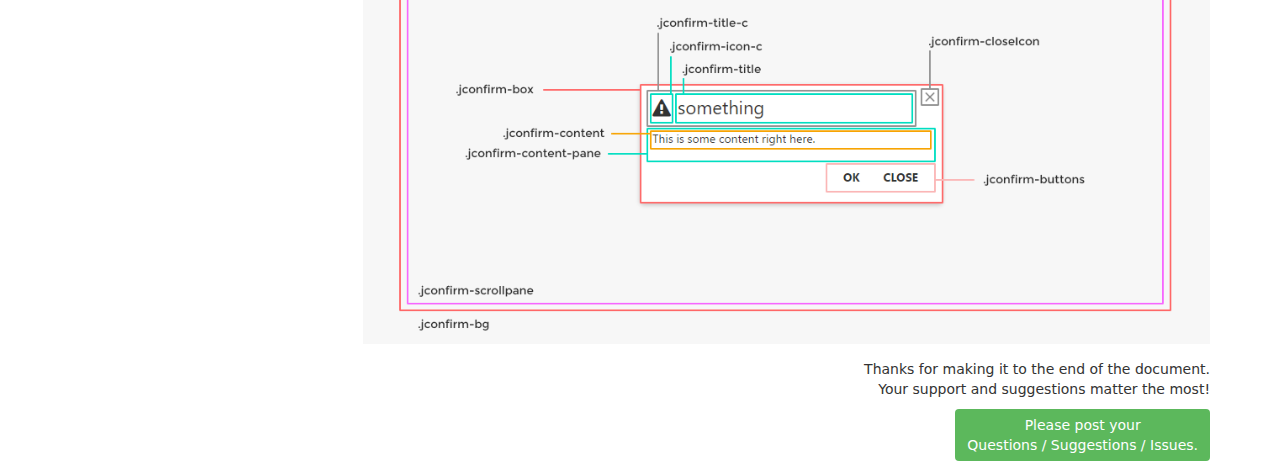
<file: jquery-confirm-master/themes.html>
<!doctype html>
<html>
<head>
    <meta charset="utf-8">
    <!-- <meta http-equiv="X-UA-Compatible" content="chrome=1"> -->
    <title>jquery-confirm.js | Themes</title>
    <meta name="viewport"
          content="width=device-width, initial-scale=1, user-scalable=no">
    <!--[if lt IE 9]>
    <script src="//html5shiv.googlecode.com/svn/trunk/html5.js"></script>
    <![endif]-->
    <meta name="description"
          content="A multipurpose alert, confirm plugin, alternative to the native alert() and confirm() functions. Supports features like auto-close, themes, animations, and more.">
    <link rel="canonical"
          href="https://craftpip.github.io/jquery-confirm"/>
    <link rel="icon"
          type="img/png"
          href="http://craftpip.com/i/assets/img/fav.png">
    <meta http-equiv="Content-Type"
          content="text/html; charset=UTF-8"/>
    <meta name="robots"
          content="index,follow,noodp,noydir"/>
    <meta name="google-site-verification"
          content="T_M_Ym5DQ-cEQQhx_jswyCBTssIdgtewICcvb3sgh8g"/>
    <meta name="Keywords"
          content="jquery.confirm, jquery confirm, jquery alert, jquery prompt, jquery dialog, javascript, bootstrap"/>
    <link rel="apple-touch-icon"
          sizes="57x57"
          href="http://craftpip.com/i/apple-touch-icon-57x57.png"/>
    <link rel="apple-touch-icon"
          sizes="72x72"
          href="http://craftpip.com/i/apple-touch-icon-72x72.png"/>
    <link rel="apple-touch-icon"
          sizes="114x114"
          href="http://craftpip.com/i/apple-touch-icon-114x114.png"/>
    <link rel="apple-touch-icon"
          sizes="144x144"
          href="http://craftpip.com/i/apple-touch-icon-144x144.png"/>
    <link rel="apple-touch-icon"
          href="http://craftpip.com/i/apple-touch-icon-57x57.png"/>
    <meta property="og:title"
          content="jquery-confirm.js | The multipurpose alert &amp; confirm"/>
    <meta property="og:type"
          content="website"/>
    <meta property="og:image"
          content="http://craftpip.com/i/apple-touch-icon-57x57.png"/>
    <meta property="og:url"
          content="https://craftpip.github.io/jquery-confirm"/>
    <meta property="og:description"
          content="A multipurpose alert & confirm plugin, alternative to the native alert() and confirm() functions. Supports features like auto-close, themes, animations, and more."/>
    <meta property="og:site_name"
          content="craftpip.github.io"/>

    <link rel="stylesheet"
          href="demo/libs/bundled.css">
    <script src="demo/libs/bundled.js"></script>

    <link rel="stylesheet"
          href="demo/demo.css">
    <script>
        var version = '3.0.3';
    </script>
    <!-- Add the minified version of files from the /dist/ folder. -->
    <!-- jquery-confirm files -->
    <link rel="stylesheet"
          type="text/css"
          href="css/jquery-confirm.css"/>
    <script type="text/javascript"
            src="js/jquery-confirm.js"></script>
    <!--END jquery-confirm files-->
</head>
<body data-spy="scroll"
      data-target=".navbar">
<header class="navbar navbar-static-top navbar-default navheader">
    <div class="container">
        <div class="navbar-header">
            <button class="navbar-toggle collapsed"
                    type="button"
                    data-toggle="collapse"
                    data-target="#bs-navbar"
                    aria-controls="bs-navbar"
                    aria-expanded="false">
                <span class="sr-only">Toggle navigation</span>
                <span class="icon-bar"></span>
                <span class="icon-bar"></span>
                <span class="icon-bar"></span>
            </button>
            <a class="navbar-brand jconfirm-logo"
               href="http://craftpip.github.io/jquery-confirm">
            </a>
        </div>
        <nav id="bs-navbar"
             class="collapse navbar-collapse">
            <ul class="nav navbar-nav">
                <li class="">
                    <a href="http://github.com/craftpip/jquery-confirm"><i class="fa fa-github"></i> Project home</a>
                </li>
                <li class="">
                    <a href="http://github.com/craftpip/jquery-confirm/issues/new">Suggest feature</a>
                </li>
            </ul>
            <ul class="nav navbar-nav navbar-right">
                <li class="dropdown">
                    <a href="#"
                       class="dropdown-toggle"
                       data-toggle="dropdown"
                       role="button"
                       aria-haspopup="true"
                       aria-expanded="false">Versions
                        <span class="caret"></span>
                    </a>
                    <ul class="dropdown-menu">
                        <li>
                            <a href="http://craftpip.github.io/jquery-confirm/v3.0.1">v3.0.1</a>
                        </li>
                        <li>
                            <a href="http://craftpip.github.io/jquery-confirm/v3.0.0">v3.0.0</a>
                        </li>
                        <li>
                            <a href="http://craftpip.github.io/jquery-confirm/v2.5.1">v2.5.1</a>
                        </li>
                        <li>
                            <a href="http://craftpip.github.io/jquery-confirm/v2.0">v2.0</a>
                        </li>
                        <li>
                            <a href="http://craftpip.github.io/jquery-confirm/v1.8">v1.8</a>
                        </li>
                        <li>
                            <a href="http://craftpip.github.io/jquery-confirm/v1.7.9">v1.7.9</a>
                        </li>
                        <li>
                            <a href="http://craftpip.github.io/jquery-confirm/v1.7.8">v1.7.8</a>
                        </li>
                        <li>
                            <a href="http://craftpip.github.io/jquery-confirm/v1.7.5">v1.7.5</a>
                        </li>
                        <li>
                            <a href="http://craftpip.github.io/jquery-confirm/v1.7.3">v1.7.3</a>
                        </li>
                        <li>
                            <a href="http://craftpip.github.io/jquery-confirm/v1.7">v1.7</a>
                        </li>
                        <li>
                            <a href="http://craftpip.github.io/jquery-confirm/v1.6">v1.6</a>
                        </li>
                        <li>
                            <a href="http://craftpip.github.io/jquery-confirm/v1.5.3">v1.5.3</a>
                        </li>
                        <li>
                            <a href="http://craftpip.github.io/jquery-confirm/v1.5.1">v1.5.1</a>
                        </li>
                        <li>
                            <a href="http://craftpip.github.io/jquery-confirm/v1.5">v1.5</a>
                        </li>
                        <li>
                            <a href="http://craftpip.github.io/jquery-confirm/v1.1.3">v1.1.3</a>
                        </li>
                        <li>
                            <a href="http://craftpip.github.io/jquery-confirm/v1.1">v1.1</a>
                        </li>
                        <li>
                            <a href="http://craftpip.github.io/jquery-confirm/v1.0">v1.0</a>
                        </li>
                    </ul>
                </li>
                <li>
                    <a class="github-button"
                       href="https://github.com/craftpip/jquery-confirm"
                       data-style="mega"
                       data-count-href="/craftpip/jquery-confirm/stargazers"
                       data-count-api="/repos/craftpip/jquery-confirm#stargazers_count"
                       data-count-aria-label="# stargazers on GitHub"
                       aria-label="Star craftpip/jquery-confirm on GitHub">Star
                    </a>
                </li>
                <li>
                    <a class="twitter-follow-button"
                       data-show-count="false"
                       data-size="large"
                       href="https://twitter.com/craftpip"
                       data-show-count="false"
                       data-lang="en">
                        Follow @craftpip
                    </a>
                </li>
            </ul>
        </nav>
    </div>
</header>
<div class="header"
     id="content"
     tabindex="-1">
    <div class="container">
        <div class="row">
            <div class="col-md-12">
                <h1 style="margin-top: 7px;"
                    class="text-center">
                    <img
                            src="jquery-confirm.png"
                            alt="JQUERY-CONFIRM"/>
                </h1>

                <p>
                    Themes - <em>Use one, or make your own</em>.
                </p>

                <div class="row download-btns hide">
                    <div class="col-md-4 col-md-offset-4">
                        <div style="height: 15px;"></div>
                        <a href="https://github.com/craftpip/jquery-confirm/zipball/master"
                           class="btn btn-lg">Download v3
                        </a>
                        <a href="https://github.com/craftpip/jquery-confirm"
                           class="btn btn-lg"><i class="fa fa-github"></i> View on GitHub
                        </a>
                        <div style="height: 15px;"></div>
                    </div>
                </div>
            </div>
        </div>
    </div>
</div>
<!--<div style="height:50px"></div>-->
<div class="container">
    <div class="row">
        <div class="col-md-3 col-sm-12">
            <div class="space10"></div>
            <div class="space10"></div>
            <p>
                <strong>jquery-confirm
                    v
                    <span class="version">-</span>
                    docs
                </strong>
                <br>
                <a href="https://github.com/craftpip/jquery-confirm">
                    view on <i class="fa fa-github"></i> Github
                </a>
            </p>
            <div class="spacer15"></div>
            <div id="my-nav">
                <ul class="nav nav-list">
                    <li class="no-b-l">
                        <a href="index.html"> <span class="v"><i class="fa fa-arrow-circle-left"></i></span> back to
                            Main Docs</a>
                    </li>
                    <li>
                        <a href="#themes"> Themes</a>
                    </li>
                    <li>
                        <a href="#custom-themes"> Custom themes</a>
                    </li>
                </ul>
            </div>
        </div>
        <div class="col-md-9 col-sm-12">
            <div class="space10"></div>
            <p>
                <a href="index.html"> <span class="v"><i class="fa fa-arrow-circle-left"></i></span> back to
                    Main Docs</a>
            </p>

            <section id="themes">
                <h2>Themes</h2>

                <p>
                    The Light &amp; Dark themes that suit any website design, <br>
                </p>

                <div class="section">

                    <button class="btn btn-primary example4">Light theme</button>
                    <button class="btn btn-primary example5">Dark theme</button>
                    <button class="btn btn-primary example5-3">Supervan</button>
                    <button class="btn btn-primary example5-3-1">Material</button>
                    <button class="btn btn-primary example5-3-2">Bootstrap</button>
                    <div class="space10"></div>
                    <script type="text/javascript">
                        $('.example4').on('click', function () {
                            $.confirm({
                                theme: 'white',
                                bgOpacity: .3,
                            });
                        });
                        $('.example5').on('click', function () {
                            $.confirm({
                                theme: 'black'
                            });
                        });
                        $('.example5-3').on('click', function () {
                            $.confirm({
                                theme: 'supervan'
                            });
                        });
                        $('.example5-3-1').on('click', function () {
                            $.confirm({
                                theme: 'material'
                            });
                        });
                        $('.example5-3-2').on('click', function () {
                            $.confirm({
                                theme: 'bootstrap',
                            });
                        });
                    </script>
                    <pre class="prettyprint linenums"><code>$.confirm({
    theme: 'light'
});
$.confirm({
    theme: 'dark'
});
$.confirm({
    theme: 'supervan' // 'material', 'bootstrap'
});</code></pre>
                </div>
            </section>

            <section id="custom-themes">
                <h2>Make your own themes</h2>

                <p>
                    Why not? A unique design must have a unique confirm box<br>
                </p>

                <div class="section">
                    <div class="row">
                        <div class="col-md-8">
                            <p>
                                This is a CSS boilerplate for defining a theme.
                            </p>
                            <div class="btn-group">
                                <button type="button" class="btn change-format-less btn-primary active">LESS</button>
                                <button type="button" class="btn change-format-css btn-primary">CSS</button>
                            </div>
                            <div class="space10"></div>
                            <pre class="prettyprint linenums format-less"><code>.jconfirm.jconfirm-my-theme {
  .jconfirm-bg {
  }
  .jconfirm-box {
    &.loading {

      &:before {
      }
      &:after {
      }
    }
    div.jconfirm-closeIcon {
    }
    div.jconfirm-title-c {
    }
    div.jconfirm-content-pane {
    }
    div.jconfirm-content {
      &:empty {

      }
    }
    .jconfirm-buttons {
      button {
      }
      button + button {
      }
    }
    &.hilight {
    }
  }
}</code></pre>
                            <pre class="prettyprint linenums format-css"><code>.jconfirm.jconfirm-my-theme .jconfirm-bg{
}
.jconfirm.jconfirm-my-theme .jconfirm-box{
}
.jconfirm.jconfirm-my-theme .jconfirm-box.loading{
}
.jconfirm.jconfirm-my-theme .jconfirm-box.loading:before{
}
.jconfirm.jconfirm-my-theme .jconfirm-box.loading:after{
}
.jconfirm.jconfirm-my-theme .jconfirm-box .jconfirm-closeIcon{
}
.jconfirm.jconfirm-my-theme .jconfirm-box .jconfirm-title-c{
}
.jconfirm.jconfirm-my-theme .jconfirm-box .jconfirm-content-pane{
}
.jconfirm.jconfirm-my-theme .jconfirm-box .jconfirm-content{
}
.jconfirm.jconfirm-my-theme .jconfirm-box .jconfirm-buttons{
}
.jconfirm.jconfirm-my-theme .jconfirm-box .jconfirm-buttons button{
}</code></pre>
                        </div>
                        <div class="col-md-4">
                            <p>
                                JS part of it
                            </p>
                            <pre class="prettyprint linenums"><code>$.confirm({
    theme: 'my-theme'
});</code></pre>
                        </div>
                    </div>
                </div>
            </section>

            <section id="modal-layout">
                <h2>Layout</h2>
                <p>
                    This visualizes the layout for quicker understanding for creating themes.
                </p>
                <img src="themelayout.png" alt="" style="width: 100%">
            </section>

            <section class="text-right footer">
                <div class="spacer15"></div>
                <p>
                    Thanks for making it to the end of the document. <br>
                    Your support and suggestions matter the most!
                </p>
                <a href="https://github.com/craftpip/jquery-confirm/issues/new"
                   target="empty"
                   class="btn btn-success">Please post your <br> Questions / Suggestions / Issues.
                </a>

                <div class="spacer15"></div>
            </section>
        </div>
    </div>
</div>
<script type="text/javascript"
        src="demo/demo.js"></script>
<script>
    (function (i, s, o, g, r, a, m) {
        i['GoogleAnalyticsObject'] = r;
        i[r] = i[r] || function () {
                (i[r].q = i[r].q || []).push(arguments)
            }, i[r].l = 1 * new Date();
        a = s.createElement(o),
            m = s.getElementsByTagName(o)[0];
        a.async = 1;
        a.src = g;
        m.parentNode.insertBefore(a, m)
    })(window, document, 'script', '//www.google-analytics.com/analytics.js', 'ga');

    ga('create', 'UA-53264350-2', 'auto');
    ga('send', 'pageview');
</script>

<script async
        defer
        id="github-bjs"
        src="https://buttons.github.io/buttons.js"></script>
<script> window.twttr = (function (d, s, id) {
    var js, fjs = d.getElementsByTagName(s)[0], t = window.twttr || {};
    if (d.getElementById(id))
        return t;
    js = d.createElement(s);
    js.id = id;
    js.src = "https://platform.twitter.com/widgets.js";
    fjs.parentNode.insertBefore(js, fjs);
    t._e = [];
    t.ready = function (f) {
        t._e.push(f);
    };
    return t;
}(document, "script", "twitter-wjs"));
//jconfirm.pluginDefaults.opacity = 0.5;
</script>
<!-- javascript for the demo page interface. -->
</body>
</html>
</file>
<file: css/style.css>
@media (min-width: 767px) {
  .navbar {
    padding: 20px 0;
    -webkit-transition: background .5s ease-in-out, padding .5s ease-in-out;
    -moz-transition: background .5s ease-in-out, padding .5s ease-in-out;
    transition: background .5s ease-in-out, padding .5s ease-in-out; }

  .top-nav-collapse {
    padding: 0; } }
/* Demo Sections - You can use these as guides or delete them - the scroller will work with any sort of height, fixed, undefined, or percentage based.
The padding is very important to make sure the scrollspy picks up the right area when scrolled to. Adjust the margin and padding of sections and children
of those sections to manage the look and feel of the site. */
article {
  padding-top: 143px !important; }

.navbar-default .navbar-nav > .active > a, .navbar-default .navbar-nav > .active > a:focus, .navbar-default .navbar-nav > .active > a:hover {
  background: none;
  color: #83E6CE; }

/*----------------------------------*/
body {
  font-family: new helvetica, monospace;
  font-size: 16px; }

h2 {
  padding: 1em;
  font-size: 3em;
  font-weight: 700;
  color: #593216; }

/*---Slider---*/
.slider_container {
  background-color: #eaeaea; }

.slider_container .slider_blok {
  background: linear-gradient(to bottom left, #fffff0, #d6fcfc);
  padding-left: 0;
  padding-right: 0; }

.slider_container .slider_blok:hover {
  background: linear-gradient(to bottom right, #fffff0, #d6fcfc);
  padding-left: 0;
  padding-right: 0; }

/*---Big block---*/
.item .col-md-7 {
  padding-right: 0px; }

/*---Small block---*/
.item .col-md-4 {
  padding-top: 10px;
  line-height: 1;
  padding-bottom: 40px; }

.item .col-md-4 h1 {
  font-weight: bold;
  color: #83e6ce;
  font-size: 45px;
  font-family: helvetica, sans-serif;
  text-shadow: 2px 2px 3px #c1cdcd; }

.item .col-md-4 p {
  font-weight: 300;
  text-transform: uppercase;
  color: #1e1b1a;
  font-size: 20px;
  text-shadow: 2px 2px 3px #c1cdcd;
  font-family: helvetica, sans-serif; }

.item .text-center {
  clear: both; }

/*---Button---*/
.item .button_slider {
  margin-top: 50px;
  margin-bottom: 30px; }

.item .btn a {
  color: #373737;
  font-weight: bold;
  text-decoration: none;
  text-transform: uppercase;
  font-family: helvetica, sans-serif;
  font-size: 16px; }

.item button {
  border: 1px solid green;
  padding: 15px 20px 15px 20px;
  border-radius: 5px;
  cursor: pointer;
  -webkit-box-shadow: 2px 2px 2px #969696;
  -moz-box-shadow: 2px 2px 2px #969696;
  box-shadow: 2px 2px 2px #969696;
  background-image: -webkit-linear-gradient(to top, #D5FCF2, #83E6CE);
  background-image: -moz-linear-gradient(to top, #D5FCF2, #83E6CE);
  background-image: -o-linear-gradient(to top, #D5FCF2, #83E6CE);
  background-image: -ms-linear-gradient(to top, #D5FCF2, #83E6CE);
  background-image: linear-gradient(to top, #D5FCF2, #83E6CE);
  outline: 0; }

.item button:hover {
  border-radius: 5px;
  -webkit-box-shadow: 1px 1px 2px #969696;
  -moz-box-shadow: 1px 1px 2px #969696;
  box-shadow: 1px 1px 2px #969696;
  background-image: -webkit-linear-gradient(to bottom, #D5FCF2, #83E6CE);
  background-image: -moz-linear-gradient(to bottom, #D5FCF2, #83E6CE);
  background-image: -o-linear-gradient(to bottom, #D5FCF2, #83E6CE);
  background-image: -ms-linear-gradient(to bottom, #D5FCF2, #83E6CE);
  background-image: linear-gradient(to bottom, #D5FCF2, #83E6CE); }

.item button:active {
  border-radius: 5px;
  text-shadow: 1px 1px 2px #969696;
  -webkit-box-shadow: -1px -1px 2px #969696;
  -moz-box-shadow: -1px -1px 2px #969696;
  box-shadow: -1px -1px 2px #969696;
  background-image: -webkit-linear-gradient(to bottom, #D5FCF2, #83E6CE);
  background-image: -moz-linear-gradient(to bottom, #D5FCF2, #83E6CE);
  background-image: -o-linear-gradient(to bottom, #D5FCF2, #83E6CE);
  background-image: -ms-linear-gradient(to bottom, #D5FCF2, #83E6CE);
  background-image: linear-gradient(to bottom, #D5FCF2, #83E6CE); }

/*---The side buttons of the slider----*/
.carousel-control {
  width: 5%; }

.carousel-control:hover {
  width: 6%; }

.carousel-indicators li {
  border: 1px solid #c8c8c8; }

.carousel-indicators li:hover {
  background-color: #c8c8c8; }

.carousel-control.left {
  background-image: none;
  background-color: rgba(232, 232, 232, 0.2); }

.carousel-control.right {
  background-image: none;
  background-color: rgba(232, 232, 232, 0.2); }

.carousel-control.left:hover {
  background-image: none;
  background-color: rgba(232, 232, 232, 0.3); }

.carousel-control.right:hover {
  background-image: none;
  background-color: rgba(232, 232, 232, 0.3); }

/*----Photo Transport----*/
.item .img-responsive {
  opacity: 0.95; }

.item .img-responsive:hover {
  opacity: 1; }

/*----Media----*/
@media (max-width: 992px) {
  .item .img-responsive {
    display: none; } }
@media (min-width: 450px) and (max-width: 992px) {
  .photo_one {
    background: url(../img/tramwaj1.png) no-repeat; }

  .photo_two {
    background: url(../img/bus1.png) no-repeat; }

  .photo_three {
    background: url(../img/train1.png) no-repeat; } }
@media (min-width: 273px) and (max-width: 450px) {
  .photo_one, .photo_two, .photo_three {
    background: url(../img/godlo.png) center no-repeat; } }
/*---End Slider---*/
/*---Team---*/
#team {
  background-image: url(../img/city1.png);
  background-size: cover;
  background-color: #ededed; }

#team img {
  border: 1px solid #757575; }

.team p {
  background-color: rgba(220, 220, 220, 0.5);
  border-radius: 5px;
  border: 1px solid rgba(105, 105, 105, 0.3);
  width: 200px;
  margin: 0 auto; }

.team h2 {
  font-size: 44px; }

/*---Details---*/
.details-footer {
  margin-bottom: 20px; }

.details-header, .details-body {
  border-radius: 5px; }

.details h2 {
  font-size: 44px; }

.content {
  -webkit-border-radius: 20px;
  -moz-border-radius: 20px;
  border-radius: 20px;
  -webkit-box-shadow: 0px 0px 35px -9px rgba(0, 0, 0, 0.75);
  -moz-box-shadow: 0px 0px 35px -9px rgba(0, 0, 0, 0.75);
  box-shadow: 0px 0px 35px -9px rgba(0, 0, 0, 0.75);
  background: #edfdf5; }

.navbar-default .navbar-brand {
  font-size: 3em;
  margin: 0 0 0 1em;
  color: #593216;
  font-weight: 700; }

.navbar-logo img {
  width: 242px;
  height: auto;
  margin-left: 50px;
  margin-right: 40px; }

.navbar-nav {
  margin-top: 25px; }

.navbar-toggle {
  margin-top: 32px; }

.navbar-toggle:hover {
  margin-top: 31px; }

.navbar {
  background-image: url(../img/trains.png);
  background-size: cover;
  margin: 0;
  -webkit-border-top-left-radius: 20px;
  -moz-border-top-left-radius: 20px;
  border-top-left-radius: 20px;
  -webkit-border-top-right-radius: 20px;
  -moz-border-top-right-radius: 20px;
  border-top-right-radius: 20px; }
  .navbar ul li {
    font-size: 1.1em;
    font-weight: 700;
    background: #698799;
    padding: .5em 2em;
    margin: .5em;
    font-family: helvetica, serif;
    -webkit-border-radius: 8px;
    -moz-border-radius: 8px;
    border-radius: 8px; }
  .navbar ul li.active {
    background: #546c7b; }
  .navbar ul li:hover {
    background: #546c7b;
    cursor: pointer; }
  .navbar .navbar-collapse ul li a {
    padding: 0;
    color: #e2e2e2; }
  .navbar .navbar-collapse ul li:hover a {
    color: #83E6CE; }

.product-info h2 {
  font-size: 44px; }

.product-info {
  background: #83E6CE;
  text-align: center;
  padding: 1em 0 3em 0;
  margin-top: -3px; }
  .product-info i {
    font-size: 3em; }
  .product-info div > div {
    margin: 5%;
    padding: 3%;
    border: 1px dashed #593216;
    -webkit-border-radius: 20px;
    -moz-border-radius: 20px;
    border-radius: 20px;
    cursor: pointer;
    -webkit-transition: background 0.8s linear;
    -moz-transition: background 0.8s linear;
    -ms-transition: background 0.8s linear;
    -o-transition: background 0.8s linear; }
  .product-info div > div:hover {
    background: #757575;
    color: #83E6CE; }

.team {
  text-align: center;
  background: #e2e2e2; }
  .team > div {
    margin-bottom: 3em;
    color: #000000;
    -webkit-transition: transform 1s;
    -moz-transition: transform 1s;
    -ms-transition: transform 1s;
    -o-transition: transform 1s;
    transition: transform 1s; }
  .team > div:hover {
    -webkit-transform: rotateZ(180deg);
    -moz-transform: rotateZ(180deg);
    -ms-transform: rotateZ(180deg);
    -o-transform: rotateZ(180deg);
    transform: rotateZ(180deg); }
  .team > div img {
    max-width: 150px;
    background: #ffffff;
    -webkit-border-radius: 45px;
    -moz-border-radius: 45px;
    border-radius: 45px;
    padding: 20px;
    margin: 0 0 2em 0;
    -webkit-transition: transform 1s;
    -moz-transition: transform 1s;
    -ms-transition: transform 1s;
    -o-transition: transform 1s;
    transition: transform 1s; }
  .team > div:hover img {
    -webkit-transform: rotateZ(-180deg);
    -moz-transform: rotateZ(-180deg);
    -ms-transform: rotateZ(-180deg);
    -o-transform: rotateZ(-180deg);
    transform: rotateZ(-180deg); }
  .team > div p {
    -webkit-transition: transform .5s;
    -moz-transition: transform .5s;
    -ms-transition: transform .5s;
    -o-transition: transform .5s;
    transition: transform .5s; }
  .team > div:hover p {
    transform: rotateX(180deg) rotateY(180deg); }

.details {
  background-color: #83E6CE;
  text-align: center; }
  .details .details-header {
    background-color: #e2e2e2;
    text-align: center;
    padding-top: 20px;
    margin: inherit; }
  .details .details-body {
    background-color: #e2e2e2;
    margin: 1%;
    padding: 10%;
    text-align: justify; }
  .details .details-footer {
    margin-top: 30px;
    text-align: center; }

.subscribe {
  text-align: center;
  padding-bottom: 5em; }
  .subscribe form {
    text-align: center; }
  .subscribe input {
    width: 70%;
    font-size: 1.5em;
    color: #593216;
    padding: 5px 10px;
    text-align: center;
    margin-bottom: 1em; }

footer {
  background: #83E6CE;
  text-align: center;
  padding: .5em 0 0 0;
  font-size: 5em;
  position: relative;
  border-bottom-left-radius: 20px;
  border-bottom-right-radius: 20px; }
  footer h3 {
    font-size: .4em; }
  footer a {
    color: #593216; }
  footer a:hover {
    color: #593216; }
  footer i {
    margin: 0 20px 1em 0;
    -webkit-transition: transform 0.4s linear;
    -moz-transition: transform 0.4s linear;
    -ms-transition: transform 0.4s linear;
    -o-transition: transform 0.4s linear; }
  footer .rights {
    width: 100%;
    text-align: center;
    font-size: .2em;
    padding: 2em 0 1em 0;
    position: absolute; }

footer i:hover {
  transform: rotateZ(360deg); }

button {
  margin-bottom: 2px;
  -webkit-border-radius: 20px;
  -moz-border-radius: 20px;
  border-radius: 20px;
  font-size: 1.5em;
  color: #757575;
  font-weight: 700;
  padding: 1em 4em;
  cursor: pointer;
  border: 1px solid #6BC29D;
  -webkit-box-shadow: 2px 2px 2px #969696;
  -moz-box-shadow: 2px 2px 2px #969696;
  box-shadow: 2px 2px 2px #969696;
  background-image: -webkit-linear-gradient(to top, #D5FCF2, #83E6CE);
  background-image: -moz-linear-gradient(to top, #D5FCF2, #83E6CE);
  background-image: -o-linear-gradient(to top, #D5FCF2, #83E6CE);
  background-image: -ms-linear-gradient(to top, #D5FCF2, #83E6CE);
  background-image: linear-gradient(to top, #D5FCF2, #83E6CE);
  outline: 0; }

button:hover {
  margin-top: 2px;
  margin-bottom: 0px;
  -webkit-box-shadow: 1px 1px 2px #969696;
  -moz-box-shadow: 1px 1px 2px #969696;
  box-shadow: 1px 1px 2px #969696;
  background-image: -webkit-linear-gradient(to bottom, #D5FCF2, #83E6CE);
  background-image: -moz-linear-gradient(to bottom, #D5FCF2, #83E6CE);
  background-image: -o-linear-gradient(to bottom, #D5FCF2, #83E6CE);
  background-image: -ms-linear-gradient(to bottom, #D5FCF2, #83E6CE);
  background-image: linear-gradient(to bottom, #D5FCF2, #83E6CE); }

button:active {
  border-radius: 20px;
  text-shadow: 1px 1px 2px #969696;
  -webkit-box-shadow: -1px -1px 2px #969696;
  -moz-box-shadow: -1px -1px 2px #969696;
  box-shadow: -1px -1px 2px #969696;
  background-image: -webkit-linear-gradient(to bottom, #D5FCF2, #83E6CE);
  background-image: -moz-linear-gradient(to bottom, #D5FCF2, #83E6CE);
  background-image: -o-linear-gradient(to bottom, #D5FCF2, #83E6CE);
  background-image: -ms-linear-gradient(to bottom, #D5FCF2, #83E6CE);
  background-image: linear-gradient(to bottom, #D5FCF2, #83E6CE); }

.details-footer button {
  margin-bottom: 2px;
  -webkit-border-radius: 20px;
  -moz-border-radius: 20px;
  border-radius: 20px;
  font-size: 1.5em;
  color: #757575;
  font-weight: 700;
  padding: 0.5em 1.2em;
  cursor: pointer;
  border: 1px solid #6BC29D;
  -webkit-box-shadow: 2px 2px 2px #969696;
  -moz-box-shadow: 2px 2px 2px #969696;
  box-shadow: 2px 2px 2px #969696;
  background-image: -webkit-linear-gradient(to top, #D5FCF2, #83E6CE);
  background-image: -moz-linear-gradient(to top, #D5FCF2, #83E6CE);
  background-image: -o-linear-gradient(to top, #D5FCF2, #83E6CE);
  background-image: -ms-linear-gradient(to top, #D5FCF2, #83E6CE);
  background-image: linear-gradient(to top, #D5FCF2, #83E6CE);
  outline: 0; }

.details-footer button:hover {
  margin-top: 2px;
  margin-bottom: 0px;
  -webkit-box-shadow: 1px 1px 2px #969696;
  -moz-box-shadow: 1px 1px 2px #969696;
  box-shadow: 1px 1px 2px #969696;
  background-image: -webkit-linear-gradient(to bottom, #D5FCF2, #83E6CE);
  background-image: -moz-linear-gradient(to bottom, #D5FCF2, #83E6CE);
  background-image: -o-linear-gradient(to bottom, #D5FCF2, #83E6CE);
  background-image: -ms-linear-gradient(to bottom, #D5FCF2, #83E6CE);
  background-image: linear-gradient(to bottom, #D5FCF2, #83E6CE); }

.details-footer button:active {
  border-radius: 20px;
  text-shadow: 1px 1px 2px #969696;
  -webkit-box-shadow: -1px -1px 2px #969696;
  -moz-box-shadow: -1px -1px 2px #969696;
  box-shadow: -1px -1px 2px #969696;
  background-image: -webkit-linear-gradient(to bottom, #D5FCF2, #83E6CE);
  background-image: -moz-linear-gradient(to bottom, #D5FCF2, #83E6CE);
  background-image: -o-linear-gradient(to bottom, #D5FCF2, #83E6CE);
  background-image: -ms-linear-gradient(to bottom, #D5FCF2, #83E6CE);
  background-image: linear-gradient(to bottom, #D5FCF2, #83E6CE); }

/*# sourceMappingURL=style.css.map */
/*NEWSLETTER*/
#newsletter {
  background: url(../img/header_newsletter.png) no-repeat;
  background-size: cover;
  padding-bottom: 0px; }

#newsletter_forma {
  background: rgba(226, 226, 226, 0.4);
  border-radius: 20px;
  margin-top: 50px;
  margin-bottom: 50px; }

#newsletter_forma:hover {
  background: rgba(226, 226, 226, 0.5); }

#newsletter_forma h2 {
  margin: 0px;
  padding-top: 10px;
  padding-bottom: 10px;
  font-size: 34px; }

#newsletter_forma h3 {
  margin-top: 0px;
  margin-bottom: 20px;
  font-size: 20px; }

#button_form {
  margin-bottom: 20px;
  padding-top: 10px;
  padding-bottom: 10px;
  padding-left: 38px;
  padding-right: 38px; }

#letter {
  margin-left: 10px; }

#task {
  font-size: 24px;
  font-style: italic;
  border: 1px solid gray;
  background: url(../img/strip.jpg) no-repeat;
  padding: 4px 10px 4px 10px;
  margin: 1px 10px 1px 10px; }

#quantity {
  width: 80px;
  font-size: 24px;
  font-style: italic;
  padding: 0px 10px 0px 10px; }

#test_button {
  width: auto;
  margin-bottom: 2px;
  -webkit-border-radius: 10px;
  -moz-border-radius: 10px;
  border-radius: 10px;
  font-size: 1.5em;
  color: #757575;
  font-weight: 500;
  padding: 1px 20px;
  cursor: pointer;
  border: 1px solid #6BC29D;
  -webkit-box-shadow: 1px 1px 2px #969696;
  -moz-box-shadow: 1px 1px 2px #969696;
  box-shadow: 1px 1px 2px #969696;
  background-image: -webkit-linear-gradient(to top, #D5FCF2, #83E6CE);
  background-image: -moz-linear-gradient(to top, #D5FCF2, #83E6CE);
  background-image: -o-linear-gradient(to top, #D5FCF2, #83E6CE);
  background-image: -ms-linear-gradient(to top, #D5FCF2, #83E6CE);
  background-image: linear-gradient(to top, #D5FCF2, #83E6CE);
  outline: 0; }

#test_button:hover {
  margin-bottom: 1px;
  -webkit-box-shadow: 1px 1px 2px #969696;
  -moz-box-shadow: 1px 1px 2px #969696;
  box-shadow: 1px 1px 2px #969696;
  background-image: -webkit-linear-gradient(to bottom, #D5FCF2, #83E6CE);
  background-image: -moz-linear-gradient(to bottom, #D5FCF2, #83E6CE);
  background-image: -o-linear-gradient(to bottom, #D5FCF2, #83E6CE);
  background-image: -ms-linear-gradient(to bottom, #D5FCF2, #83E6CE);
  background-image: linear-gradient(to bottom, #D5FCF2, #83E6CE); }

#test_button:active {
  -webkit-box-shadow: -1px -1px 2px #969696;
  -moz-box-shadow: -1px -1px 2px #969696;
  box-shadow: -1px -1px 2px #969696;
  background-image: -webkit-linear-gradient(to bottom, #D5FCF2, #83E6CE);
  background-image: -moz-linear-gradient(to bottom, #D5FCF2, #83E6CE);
  background-image: -o-linear-gradient(to bottom, #D5FCF2, #83E6CE);
  background-image: -ms-linear-gradient(to bottom, #D5FCF2, #83E6CE);
  background-image: linear-gradient(to bottom, #D5FCF2, #83E6CE);
  margin-bottom: 15px; }

.row_footer {
  background: url(../img/trains_footer.png);
  background-size: cover;
  background-color: #83E6CE; }

@media (min-width: 767px) and (max-width: 1200px) {
  .nav {
    display: none; }

  .navbar-right {
    display: none; }

  .navbar-logo img {
    padding: 20px 40px; } }
@media (min-width: 767px) and (max-width: 991px) {
  .nav {
    display: block; }

  .navbar ul li {
    font-size: 1em;
    padding: .3em 2em;
    margin: .2em; }

  .navbar-logo img {
    width: 150px;
    padding: 0;
    margin: 0 10px; } }
@media (min-width: 992px) and (max-width: 1199px) {
  .nav {
    display: block; }

  .navbar ul li {
    font-size: 1em;
    padding: .4em 2em;
    margin: .3em; }

  .navbar-logo img {
    width: 200px;
    padding: 0;
    margin: 0 30px; } }
.navbar-default .navbar-nav > li > a:focus, .navbar-default .navbar-nav > li > a:hover {
  color: #e2e2e2; }

/*# sourceMappingURL=style.css.map */
</file>
<file: jquery-confirm-master/demo/demo.css>
body {
    background: #fff;
}

.navbar-right iframe {
    margin: 11px 10px 0 10px;
}

.affix {
    position: fixed;
    top: 0;
    width: 100%
}

.jconfirm-logo {
    background-image: url('../jquery-confirm.png');
    background-size: contain;
    background-position: center;
    background-repeat: no-repeat;
    width: 152px;
}

.download-btns .btn{
    background: white;
    color: dodgerblue;
    border-radius: 4px;
}

kbd.blue {
    background-color: #2980b9;
    font-family: inherit;
    padding-left: 10px;
    padding-right: 10px
}

.section {
    border-left: solid 1px #ddd;
    padding-left: 15px;
}

.spacer15 {
    height: 15px
}

pre ol {
    margin: 0 !important
}

.btn {
    background-image: none;
    border: 0
}

.com {
    color: #93a1a1
}

.lit {
    color: #195f91
}

.clo, .opn, .pun {
    color: #93a1a1
}

.fun {
    color: #dc322f
}

.atv, .str {
    color: #D14
}

.kwd, .prettyprint .tag {
    color: #1e347b
}

.atn, .dec, .typ, .var {
    color: teal
}

.pln {
    color: #48484c
}

.prettyprint {
    padding: 8px;
    background-color: #FBFBFC;
    border: 1px solid #e1e1e8
}

.prettyprint.linenums {
    -webkit-box-shadow: inset 40px 0 0 #fbfbfc, inset 41px 0 0 #ececf0;
    box-shadow: inset 48px 0 0 #fbfbfc, inset 48px 0 0 #FFFFFF;
}

ol.linenums {
    margin: 0 0 0 33px
}

ol.linenums li {
    padding-left: 12px;
    color: #bebec5;
    line-height: 20px;
    text-shadow: 0 1px 0 #fff
}

.special {
    font-style: italic;
    font-weight: 700 !important;
    color: #bc0000 !important;
    background: #000
}

ul.nav.nav-list li a {
    text-align: left;
}
ul.nav.nav-list li > a {
    color: #444;
    padding: 5px 10px;
    box-shadow: -1px 0px 0 -0px #ddd;
}
ul.nav.nav-list li > a:hover {
    box-shadow: -7px 0px 0 -5px black;
    background: transparent;
}
ul.nav.nav-list li li a {
    color: #444;
    padding: 0px 20px;
    box-shadow: -1px 0px 0 -0px #ddd;
}
ul.nav.nav-list li li:last-child a {
    margin-bottom: 5px;
}
ul.nav.nav-list li.active > a {
    color: #3498DB;
    font-weight: bold;
    box-shadow: -7px 0px 0 -5px #3498DB;
}
ul.nav.nav-list li ul {
    display: none;
}
ul.nav.nav-list li.active ul {
    display: block;
}
ul.nav.nav-list li.no-b-l a{
    box-shadow: none;
}
.navheader{
    margin-bottom: 0px;
    background: white;
}
.header{
    position: relative;
    padding: 30px 0;
    color: #cdbfe3;
    text-align: center;
    text-shadow: 0 1px 0 rgba(0,0,0,.1);
    background-color: #1F90E2;
    background-image: -webkit-gradient(linear,left top,left bottom,from(#3D83BF),to(#1F90E2));
    background-image: -webkit-linear-gradient(top,#3D83BF 0,#1F90E2 100%);
    background-image: -o-linear-gradient(top,#3D83BF 0,#1F90E2 100%);
    background-image: linear-gradient(to bottom,#3D83BF 0,#1F90E2 100%);
filter: progid:DXImageTransform.Microsoft.gradient(startColorstr='#3D83BF', endColorstr='#1F90E2', GradientType=0);
    background-repeat: repeat-x;
    color: white;
}
.header p{
    color: #f8f8f8;
    font-size: 24px;
}
.header img{
    max-width: 400px;
}
@media all and (max-width: 500px){
    .header img{
        max-width: none;
        width: 100%;
    }
    .header .btn{
        display: block;
    }
    .header .btn + .btn{
        margin-top: 5px;
    }
}
.v{
    vertical-align: text-top;
}

.space10 {
    height: 10px;
}
body {
    font-family: Segoe UI, Frutiger, Frutiger Linotype, Dejavu Sans, Helvetica Neue, Arial, sans-serif;
    position: relative;
}

@media all and (max-width: 992px) {
    #my-nav-sticky-wrapper{
        display: none;
    }
}
</file>
